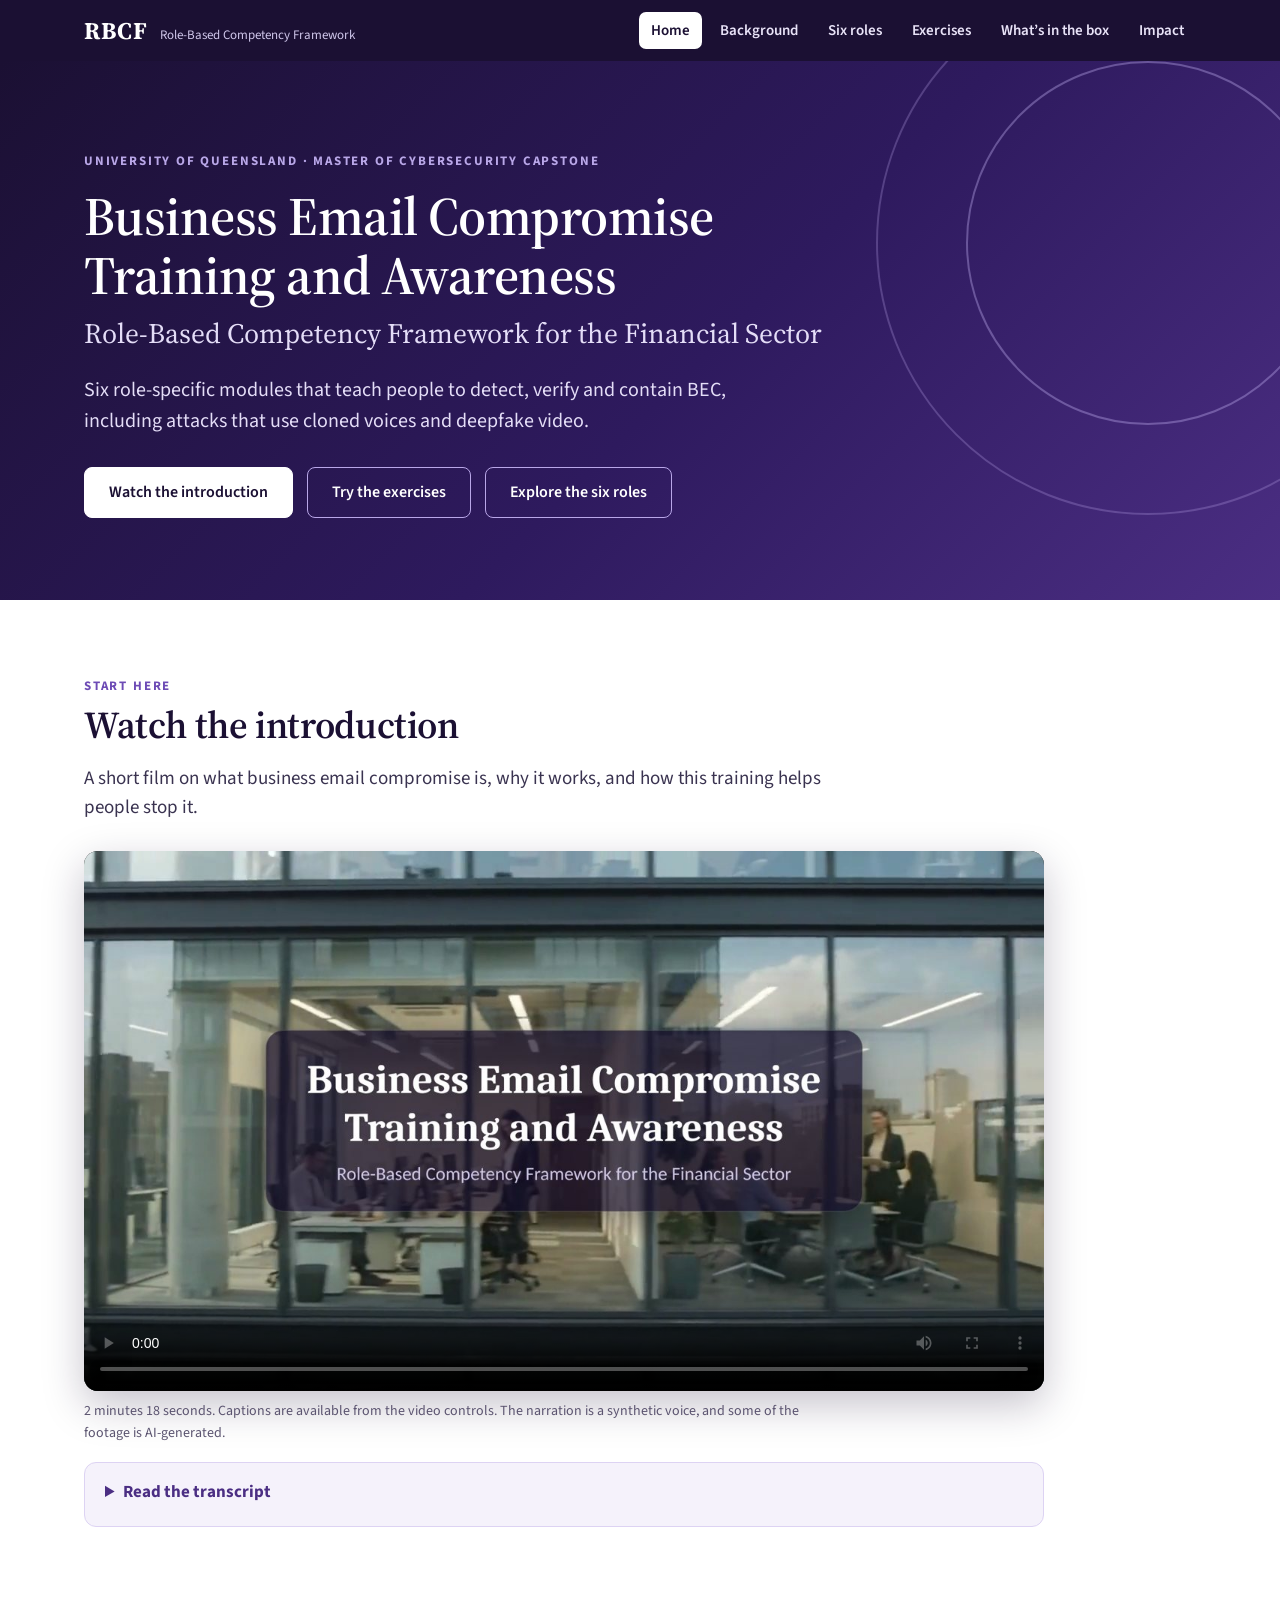
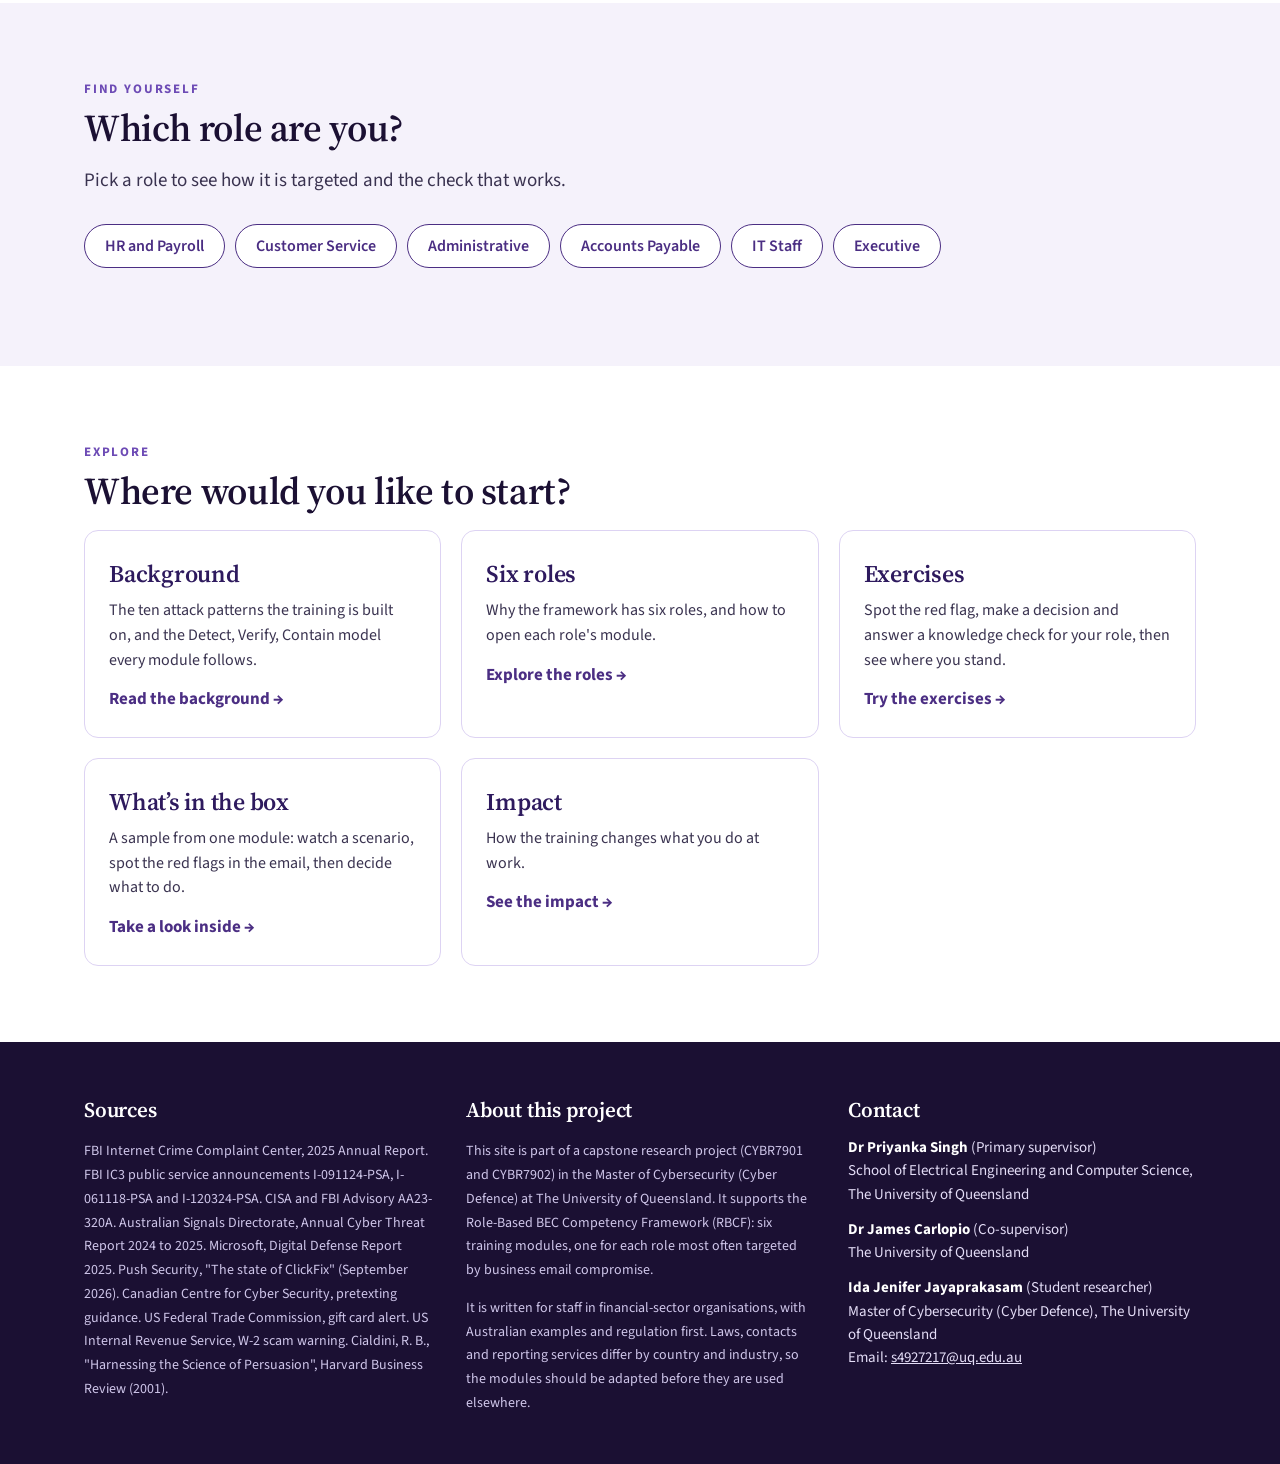
<file: index.html>
<!doctype html>
<html lang="en">
<head>
<meta charset="utf-8">
<meta name="viewport" content="width=device-width, initial-scale=1">
<title>Business Email Compromise Training and Awareness</title>
<meta name="description" content="Role-based competency framework for the financial sector: six role-specific modules that teach people to detect, verify and contain business email compromise.">
<link href="https://fonts.googleapis.com/css2?family=Source+Serif+4:wght@500;600;700&family=Source+Sans+3:wght@400;500;600;700&display=swap" rel="stylesheet">
<link rel="stylesheet" href="css/styles.css">
</head>
<body data-page="home">
<header class="top"><div class="wrap"><a class="brand" href="index.html"><b>RBCF</b><span>Role-Based Competency Framework</span></a><nav class="nav" aria-label="Main"><a href="index.html" data-page="home">Home</a><a href="overview.html" data-page="overview">Background</a><a href="roles.html" data-page="roles">Six roles</a><a href="exercises.html" data-page="exercises">Exercises</a><a href="try.html" data-page="try">What&rsquo;s in the box</a><a href="impact.html" data-page="impact">Impact</a></nav></div></header>

<section class="hero"><div class="wrap fadeup">
<div class="eyebrow">University of Queensland &middot; Master of Cybersecurity capstone</div>
<h1>Business Email Compromise Training and Awareness</h1>
<p class="sub">Role-Based Competency Framework for the Financial Sector</p>
<p class="tag">Six role-specific modules that teach people to detect, verify and contain BEC, including attacks that use cloned voices and deepfake video.</p>
<div class="cta"><a class="btn light" href="#intro">Watch the introduction</a><a class="btn outline" href="exercises.html">Try the exercises</a><a class="btn outline" href="roles.html">Explore the six roles</a></div>
</div></section>

<section class="block introfilm" id="intro"><div class="wrap">
<div class="eyebrow">Start here</div><h2>Watch the introduction</h2>
<p class="lead">A short film on what business email compromise is, why it works, and how this training helps people stop it.</p>
<figure class="film">
<video controls preload="metadata" playsinline poster="assets/intro_poster.jpg" aria-describedby="film-note">
<source src="assets/intro.mp4" type="video/mp4">
<track kind="captions" srclang="en" label="English" src="assets/intro.vtt">
Your browser cannot play this video. <a href="assets/intro.mp4">Download the film</a>.
</video>
<figcaption id="film-note">2 minutes 18 seconds. Captions are available from the video controls. The narration is a synthetic voice, and some of the footage is AI-generated.</figcaption>
</figure>
<details class="transcript"><summary>Read the transcript</summary><p>Business Email Compromise Training and Awareness: a role-based competency framework for the financial sector. Financial institutions move billions of dollars every day, on the strength of one thing: trust. In finance, large payments are routine, and staff are trained to act fast on instructions.</p><p>Business email compromise turns that trust into a weapon. It rarely looks like an attack. A criminal pretends to be someone you trust, and asks for something routine, by email. Then by a cloned voice, one that sounds exactly like someone you know. Or on a deepfake video call, where even the face looks right.</p><p>In 2025, people in the United States reported three billion US dollars in losses to the FBI. Worldwide, reported losses passed fifty-five billion. Add regulator pressure and access to client data, and finance becomes a prime target.</p><p>That is why this training is built around six roles, where one decision can move money or data. Executives. Accounts payable. HR and payroll. Customer service. IT. Administration. Every attack pulls the same human levers: Cialdini's six principles of persuasion.</p><p>My framework teaches three steps. Detect the attempt. Verify it somewhere the attacker cannot reach. And contain the damage if something goes wrong.</p><p>Learners watch a scenario, spot the red flags in a realistic email, make a decision, and see where they stand. The impact: one habit, decisions not slides, psychology made visible, and speed when it counts. Pause. Verify. Report.</p></details>
</div></section>

<section class="block paper"><div class="wrap"><div class="eyebrow">Find yourself</div><h2>Which role are you?</h2><p class="lead">Pick a role to see how it is targeted and the check that works.</p><div class="chips2" id="hrole"></div><div class="roleout" id="hrole-out" hidden></div></div></section>

<section class="block"><div class="wrap">
<div class="eyebrow">Explore</div><h2>Where would you like to start?</h2>
<div class="tiles">
<a class="tile" href="overview.html"><h3>Background</h3><p>The ten attack patterns the training is built on, and the Detect, Verify, Contain model every module follows.</p><span>Read the background &rarr;</span></a>
<a class="tile" href="roles.html"><h3>Six roles</h3><p>Why the framework has six roles, and how to open each role's module.</p><span>Explore the roles &rarr;</span></a>
<a class="tile" href="exercises.html"><h3>Exercises</h3><p>Spot the red flag, make a decision and answer a knowledge check for your role, then see where you stand.</p><span>Try the exercises &rarr;</span></a>

<a class="tile" href="try.html"><h3>What&rsquo;s in the box</h3><p>A sample from one module: watch a scenario, spot the red flags in the email, then decide what to do.</p><span>Take a look inside &rarr;</span></a>
<a class="tile" href="impact.html"><h3>Impact</h3><p>How the training changes what you do at work.</p><span>See the impact &rarr;</span></a>
</div></div></section>

<footer class="foot" id="sources"><div class="wrap">
<div class="cols">
<div><h4>Sources</h4><p class="small">FBI Internet Crime Complaint Center, 2025 Annual Report. FBI IC3 public service announcements I-091124-PSA, I-061118-PSA and I-120324-PSA. CISA and FBI Advisory AA23-320A. Australian Signals Directorate, Annual Cyber Threat Report 2024 to 2025. Microsoft, Digital Defense Report 2025. Push Security, "The state of ClickFix" (September 2026). Canadian Centre for Cyber Security, pretexting guidance. US Federal Trade Commission, gift card alert. US Internal Revenue Service, W-2 scam warning. Cialdini, R. B., "Harnessing the Science of Persuasion", Harvard Business Review (2001).</p></div>
<div><h4>About this project</h4><p class="small">This site is part of a capstone research project (CYBR7901 and CYBR7902) in the Master of Cybersecurity (Cyber Defence) at The University of Queensland. It supports the Role-Based BEC Competency Framework (RBCF): six training modules, one for each role most often targeted by business email compromise.</p><p class="small">It is written for staff in financial-sector organisations, with Australian examples and regulation first. Laws, contacts and reporting services differ by country and industry, so the modules should be adapted before they are used elsewhere.</p></div>
<div><h4>Contact</h4><div id="contacts"></div></div>
</div></div></footer>
<script src="js/data.js"></script>
<script src="js/app.js"></script>
</body>
</html>
</file>
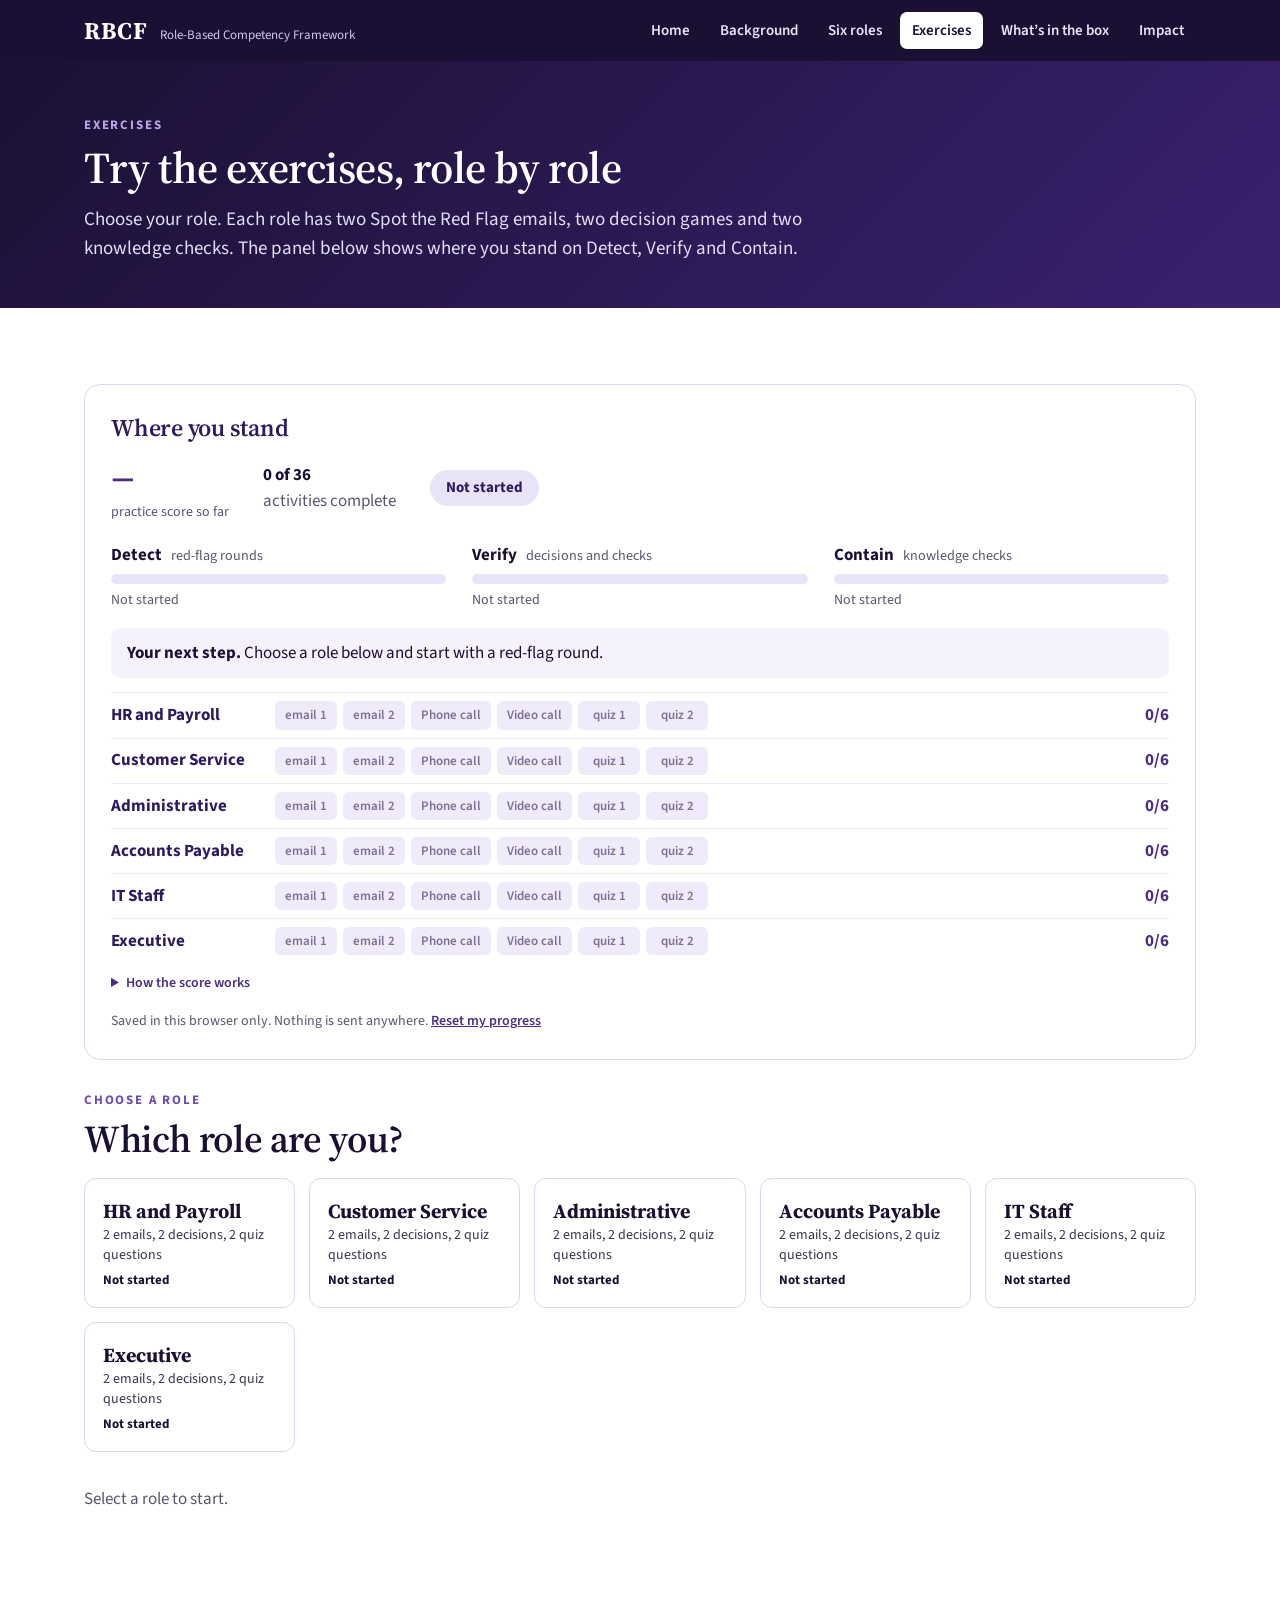
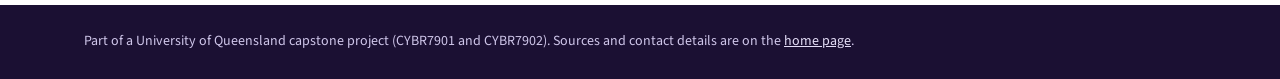
<file: exercises.html>
<!doctype html>
<html lang="en">
<head>
<meta charset="utf-8">
<meta name="viewport" content="width=device-width, initial-scale=1">
<title>Exercises: try your role</title>
<meta name="description" content="Spot the red flag, make a decision and answer a knowledge check for each of the six roles, and see where you stand on Detect, Verify and Contain.">
<link href="https://fonts.googleapis.com/css2?family=Source+Serif+4:wght@500;600;700&family=Source+Sans+3:wght@400;500;600;700&display=swap" rel="stylesheet">
<link rel="stylesheet" href="css/styles.css">
</head>
<body data-page="exercises">
<header class="top"><div class="wrap"><a class="brand" href="index.html"><b>RBCF</b><span>Role-Based Competency Framework</span></a><nav class="nav" aria-label="Main"><a href="index.html" data-page="home">Home</a><a href="overview.html" data-page="overview">Background</a><a href="roles.html" data-page="roles">Six roles</a><a href="exercises.html" data-page="exercises">Exercises</a><a href="try.html" data-page="try">What&rsquo;s in the box</a><a href="impact.html" data-page="impact">Impact</a></nav></div></header>
<section class="pagehero"><div class="wrap"><div class="eyebrow">Exercises</div><h1>Try the exercises, role by role</h1><p>Choose your role. Each role has two Spot the Red Flag emails, two decision games and two knowledge checks. The panel below shows where you stand on Detect, Verify and Contain.</p></div></section>

<section class="block"><div class="wrap">
<div class="dash"><h3>Where you stand</h3>
<div class="st-top" id="dash-top"></div><div class="st-phs" id="dash-phases"></div><p class="st-next" id="dash-next"></p><div id="dash-rows"></div>
<details class="st-how"><summary>How the score works</summary><p>Red-flag rounds: red flags found out of the red flags in the email. Decision games: attempt stopped scores 1, partly right 0.5, fraud succeeded 0. Knowledge checks: correct scores 1. The practice score is the average of the activities you have done. It is practice feedback, not a test.</p></details>
<p class="muted" style="font-size:14px;margin:12px 0 0">Saved in this browser only. Nothing is sent anywhere. <button type="button" class="mini" id="dash-reset">Reset my progress</button></p></div>
<div class="eyebrow">Choose a role</div><h2>Which role are you?</h2>
<div class="rolepick" id="rolepick"></div>
<p class="muted" id="ex-hint">Select a role to start.</p>
<div id="ex-body" hidden>
<h2 id="ex-role" style="margin-bottom:22px"></h2><div class="done" id="ex-done" hidden></div>
<div class="panel"><div class="eyebrow" style="color:#B9A7E8">Game 1 &middot; Detect</div><h3>Spot the Red Flag: <span id="spot-name"></span></h3><div class="subtabs" id="spot-tabs"></div><div id="spot-mount"></div></div>
<div class="panel"><div class="eyebrow" style="color:#B9A7E8">Game 2 &middot; Verify</div><h3>Decision game</h3><div class="subtabs" id="game-tabs"></div><div id="game-mount"></div></div>
<div class="panel"><div class="eyebrow" style="color:#B9A7E8">Game 3 &middot; Knowledge check</div><h3>Check what you know</h3><div class="subtabs" id="kc-tabs"></div><div id="kc-mount"></div></div>
</div></div></section>
<footer class="slim"><div class="wrap">Part of a University of Queensland capstone project (CYBR7901 and CYBR7902). Sources and contact details are on the <a href="index.html#sources">home page</a>.</div></footer>
<script src="js/data.js"></script>
<script src="js/app.js"></script>
</body>
</html>
</file>
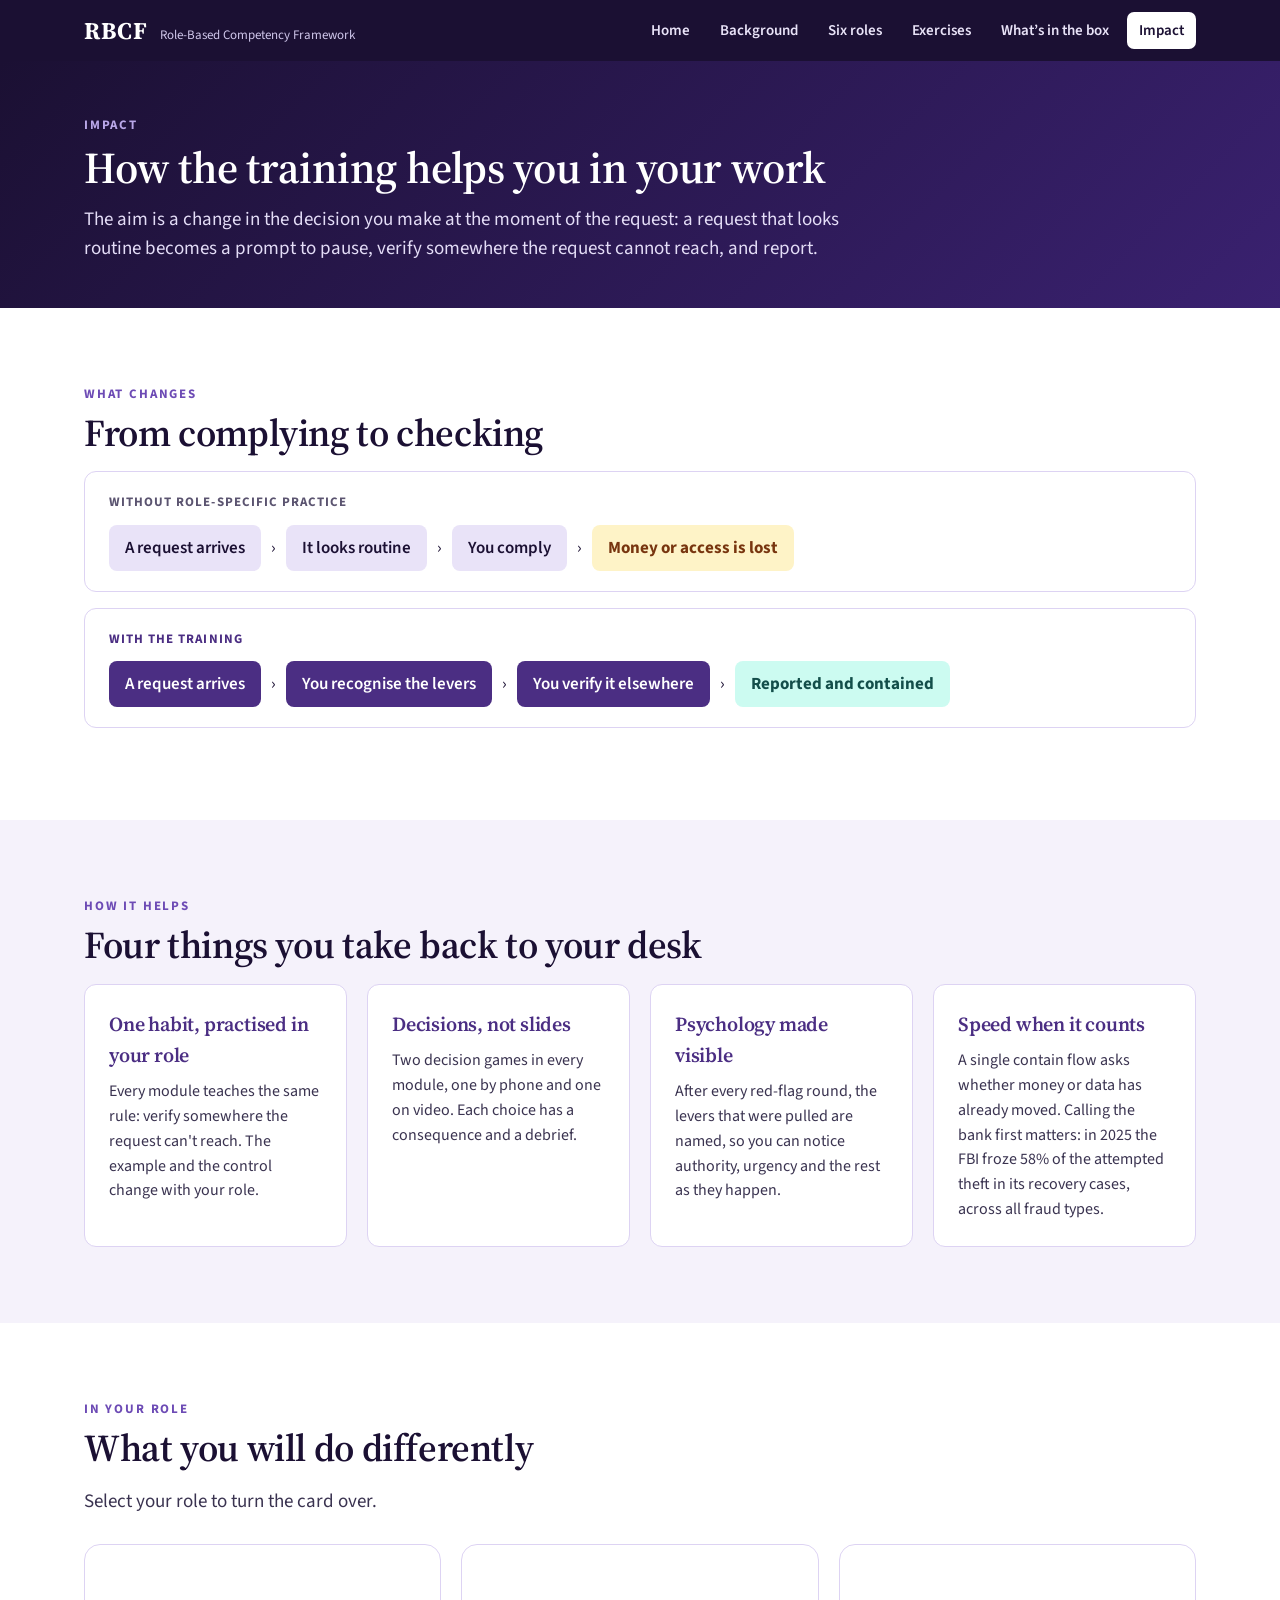
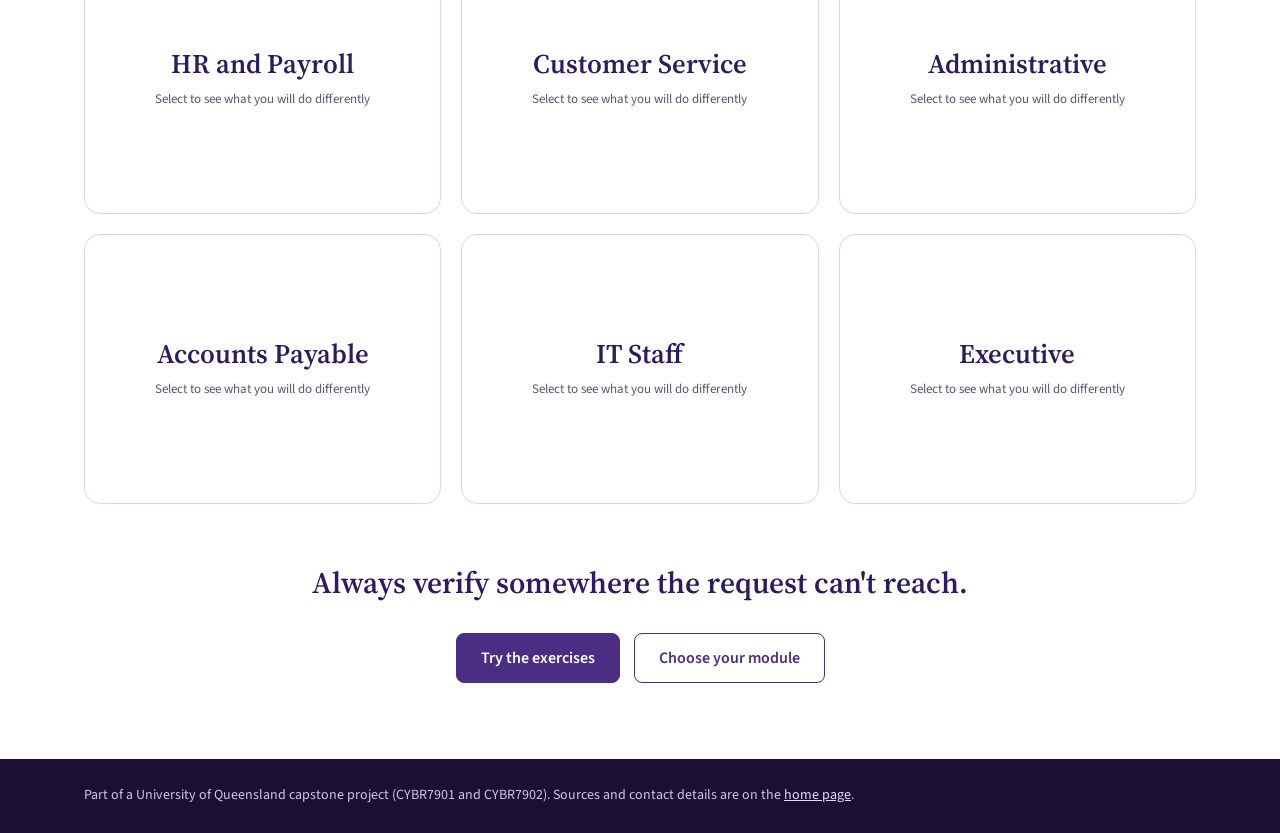
<file: impact.html>
<!doctype html>
<html lang="en">
<head>
<meta charset="utf-8">
<meta name="viewport" content="width=device-width, initial-scale=1">
<title>Impact</title>
<meta name="description" content="How the role-based BEC training helps you in your work.">
<link href="https://fonts.googleapis.com/css2?family=Source+Serif+4:wght@500;600;700&family=Source+Sans+3:wght@400;500;600;700&display=swap" rel="stylesheet">
<link rel="stylesheet" href="css/styles.css">
</head>
<body data-page="impact">
<header class="top"><div class="wrap"><a class="brand" href="index.html"><b>RBCF</b><span>Role-Based Competency Framework</span></a><nav class="nav" aria-label="Main"><a href="index.html" data-page="home">Home</a><a href="overview.html" data-page="overview">Background</a><a href="roles.html" data-page="roles">Six roles</a><a href="exercises.html" data-page="exercises">Exercises</a><a href="try.html" data-page="try">What&rsquo;s in the box</a><a href="impact.html" data-page="impact">Impact</a></nav></div></header>
<section class="pagehero"><div class="wrap"><div class="eyebrow">Impact</div><h1>How the training helps you in your work</h1><p>The aim is a change in the decision you make at the moment of the request: a request that looks routine becomes a prompt to pause, verify somewhere the request cannot reach, and report.</p></div></section>

<section class="block"><div class="wrap"><div class="eyebrow">What changes</div><h2>From complying to checking</h2>
<div class="path"><h5 style="color:#5B5470">Without role-specific practice</h5><div class="pstep"><span class="pill">A request arrives</span>&rsaquo;<span class="pill">It looks routine</span>&rsaquo;<span class="pill">You comply</span>&rsaquo;<span class="pill loss">Money or access is lost</span></div></div>
<div class="path"><h5 style="color:#4B2E83">With the training</h5><div class="pstep replay"><span class="pill g">A request arrives</span>&rsaquo;<span class="pill g" style="animation-delay:.6s">You recognise the levers</span>&rsaquo;<span class="pill g" style="animation-delay:1.2s">You verify it elsewhere</span>&rsaquo;<span class="pill ok">Reported and contained</span></div></div>
</div></section>

<section class="block paper"><div class="wrap"><div class="eyebrow">How it helps</div><h2>Four things you take back to your desk</h2>
<div class="cards">
<div class="card lift"><h4>One habit, practised in your role</h4><p>Every module teaches the same rule: verify somewhere the request can't reach. The example and the control change with your role.</p></div>
<div class="card lift"><h4>Decisions, not slides</h4><p>Two decision games in every module, one by phone and one on video. Each choice has a consequence and a debrief.</p></div>
<div class="card lift"><h4>Psychology made visible</h4><p>After every red-flag round, the levers that were pulled are named, so you can notice authority, urgency and the rest as they happen.</p></div>
<div class="card lift"><h4>Speed when it counts</h4><p>A single contain flow asks whether money or data has already moved. Calling the bank first matters: in 2025 the FBI froze 58% of the attempted theft in its recovery cases, across all fraud types.</p></div>
</div></div></section>

<section class="block"><div class="wrap"><div class="eyebrow">In your role</div><h2>What you will do differently</h2><p class="lead">Select your role to turn the card over.</p><div class="cards3 c3" id="inrole"></div>
<p class="quote" style="margin-top:56px">Always verify somewhere the request can't reach.</p>
<div class="cta" style="justify-content:center;margin-top:26px"><a class="btn primary" href="exercises.html">Try the exercises</a><a class="btn" href="roles.html">Choose your module</a></div></div></section>
<footer class="slim"><div class="wrap">Part of a University of Queensland capstone project (CYBR7901 and CYBR7902). Sources and contact details are on the <a href="index.html#sources">home page</a>.</div></footer>
<script src="js/data.js"></script>
<script src="js/app.js"></script>
</body>
</html>
</file>
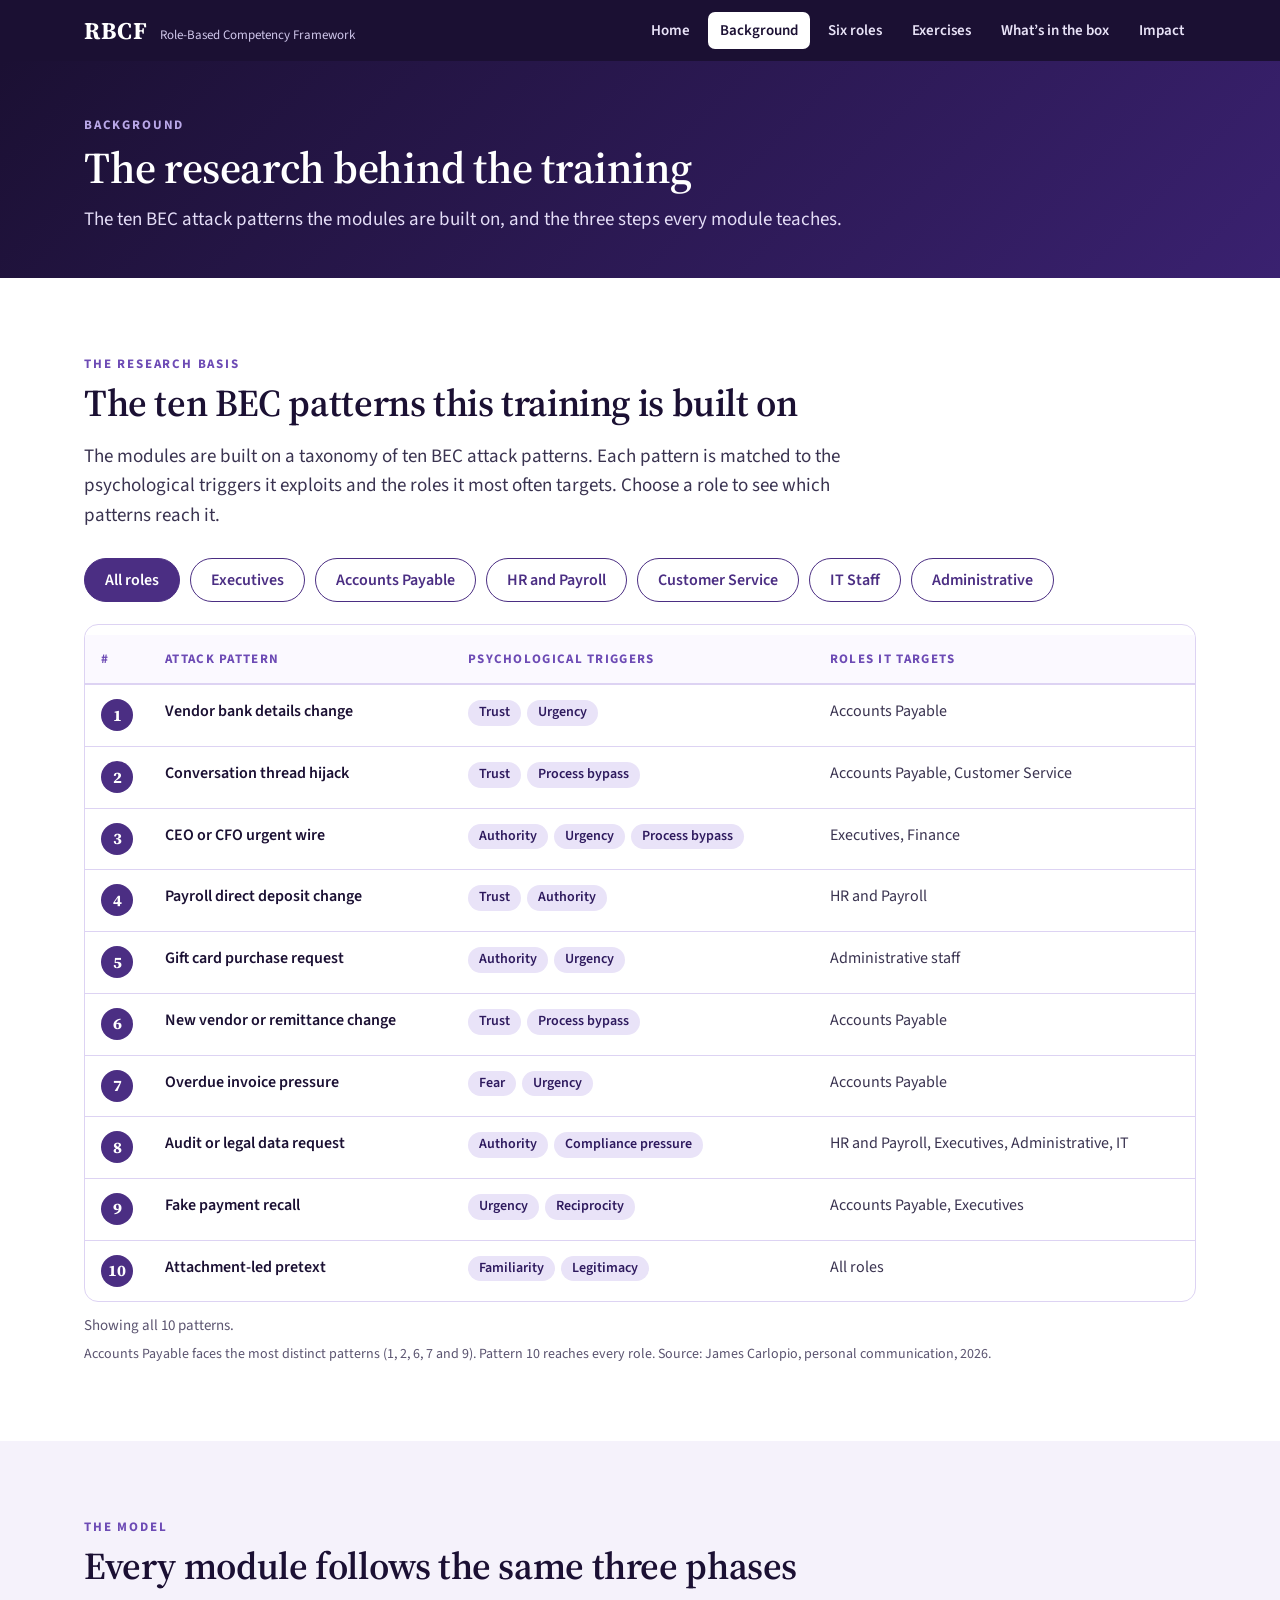
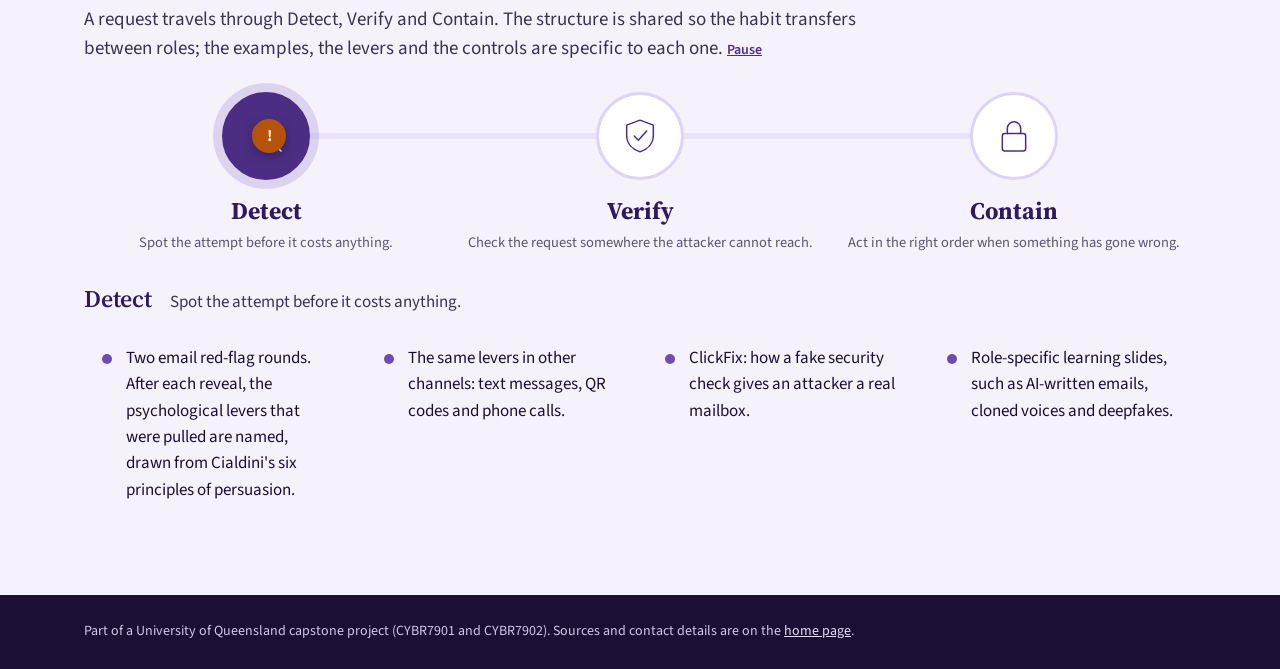
<file: overview.html>
<!doctype html>
<html lang="en">
<head>
<meta charset="utf-8">
<meta name="viewport" content="width=device-width, initial-scale=1">
<title>Background: the research behind the training</title>
<meta name="description" content="The ten business email compromise patterns the training is built on, and the Detect, Verify, Contain model every module follows.">
<link href="https://fonts.googleapis.com/css2?family=Source+Serif+4:wght@500;600;700&family=Source+Sans+3:wght@400;500;600;700&display=swap" rel="stylesheet">
<link rel="stylesheet" href="css/styles.css">
</head>
<body data-page="overview">
<header class="top"><div class="wrap"><a class="brand" href="index.html"><b>RBCF</b><span>Role-Based Competency Framework</span></a><nav class="nav" aria-label="Main"><a href="index.html" data-page="home">Home</a><a href="overview.html" data-page="overview">Background</a><a href="roles.html" data-page="roles">Six roles</a><a href="exercises.html" data-page="exercises">Exercises</a><a href="try.html" data-page="try">What&rsquo;s in the box</a><a href="impact.html" data-page="impact">Impact</a></nav></div></header>
<section class="pagehero"><div class="wrap"><div class="eyebrow">Background</div><h1>The research behind the training</h1><p>The ten BEC attack patterns the modules are built on, and the three steps every module teaches.</p></div></section>

<section class="block" id="taxonomy"><div class="wrap">
<div class="eyebrow">The research basis</div><h2>The ten BEC patterns this training is built on</h2>
<p class="lead">The modules are built on a taxonomy of ten BEC attack patterns. Each pattern is matched to the psychological triggers it exploits and the roles it most often targets. Choose a role to see which patterns reach it.</p>
<div class="chips2" id="tx-chips" role="group" aria-label="Filter the patterns by role"><button type="button" class="chip2 on" data-r="all" aria-pressed="true">All roles</button><button type="button" class="chip2" data-r="ex" aria-pressed="false">Executives</button><button type="button" class="chip2" data-r="ap" aria-pressed="false">Accounts Payable</button><button type="button" class="chip2" data-r="pay" aria-pressed="false">HR and Payroll</button><button type="button" class="chip2" data-r="cs" aria-pressed="false">Customer Service</button><button type="button" class="chip2" data-r="it" aria-pressed="false">IT Staff</button><button type="button" class="chip2" data-r="adm" aria-pressed="false">Administrative</button></div>
<div class="txwrap" role="region" aria-label="The ten BEC attack patterns" tabindex="0"><table class="tx" id="tx"><thead><tr><th scope="col">#</th><th scope="col">Attack pattern</th><th scope="col">Psychological triggers</th><th scope="col">Roles it targets</th></tr></thead><tbody><tr data-roles="ap"><td class="num" data-l="#"><span class="nb">1</span></td><td data-l="Attack pattern"><b>Vendor bank details change</b></td><td data-l="Psychological triggers"><span class=trg>Trust</span><span class=trg>Urgency</span></td><td data-l="Roles it targets">Accounts Payable</td></tr><tr data-roles="ap cs"><td class="num" data-l="#"><span class="nb">2</span></td><td data-l="Attack pattern"><b>Conversation thread hijack</b></td><td data-l="Psychological triggers"><span class=trg>Trust</span><span class=trg>Process bypass</span></td><td data-l="Roles it targets">Accounts Payable, Customer Service</td></tr><tr data-roles="ex"><td class="num" data-l="#"><span class="nb">3</span></td><td data-l="Attack pattern"><b>CEO or CFO urgent wire</b></td><td data-l="Psychological triggers"><span class=trg>Authority</span><span class=trg>Urgency</span><span class=trg>Process bypass</span></td><td data-l="Roles it targets">Executives, Finance</td></tr><tr data-roles="pay"><td class="num" data-l="#"><span class="nb">4</span></td><td data-l="Attack pattern"><b>Payroll direct deposit change</b></td><td data-l="Psychological triggers"><span class=trg>Trust</span><span class=trg>Authority</span></td><td data-l="Roles it targets">HR and Payroll</td></tr><tr data-roles="adm"><td class="num" data-l="#"><span class="nb">5</span></td><td data-l="Attack pattern"><b>Gift card purchase request</b></td><td data-l="Psychological triggers"><span class=trg>Authority</span><span class=trg>Urgency</span></td><td data-l="Roles it targets">Administrative staff</td></tr><tr data-roles="ap"><td class="num" data-l="#"><span class="nb">6</span></td><td data-l="Attack pattern"><b>New vendor or remittance change</b></td><td data-l="Psychological triggers"><span class=trg>Trust</span><span class=trg>Process bypass</span></td><td data-l="Roles it targets">Accounts Payable</td></tr><tr data-roles="ap"><td class="num" data-l="#"><span class="nb">7</span></td><td data-l="Attack pattern"><b>Overdue invoice pressure</b></td><td data-l="Psychological triggers"><span class=trg>Fear</span><span class=trg>Urgency</span></td><td data-l="Roles it targets">Accounts Payable</td></tr><tr data-roles="pay ex adm it"><td class="num" data-l="#"><span class="nb">8</span></td><td data-l="Attack pattern"><b>Audit or legal data request</b></td><td data-l="Psychological triggers"><span class=trg>Authority</span><span class=trg>Compliance pressure</span></td><td data-l="Roles it targets">HR and Payroll, Executives, Administrative, IT</td></tr><tr data-roles="ap ex"><td class="num" data-l="#"><span class="nb">9</span></td><td data-l="Attack pattern"><b>Fake payment recall</b></td><td data-l="Psychological triggers"><span class=trg>Urgency</span><span class=trg>Reciprocity</span></td><td data-l="Roles it targets">Accounts Payable, Executives</td></tr><tr data-roles="all"><td class="num" data-l="#"><span class="nb">10</span></td><td data-l="Attack pattern"><b>Attachment-led pretext</b></td><td data-l="Psychological triggers"><span class=trg>Familiarity</span><span class=trg>Legitimacy</span></td><td data-l="Roles it targets">All roles</td></tr></tbody></table></div>
<p class="txcount" id="tx-count" aria-live="polite">Showing all 10 patterns.</p>
<p class="muted" style="font-size:14px;margin:6px 0 0">Accounts Payable faces the most distinct patterns (1, 2, 6, 7 and 9). Pattern 10 reaches every role. Source: James Carlopio, personal communication, 2026.</p>
</div></section>
<script>
(function(){var chips=document.querySelectorAll("#tx-chips .chip2"),rows=document.querySelectorAll("#tx tbody tr"),cnt=document.getElementById("tx-count");
chips.forEach(function(c){c.addEventListener("click",function(){chips.forEach(function(x){var on=x===c;x.classList.toggle("on",on);x.setAttribute("aria-pressed",on)});
var r=c.dataset.r,n=0;rows.forEach(function(tr){var rl=tr.dataset.roles,hit=r==="all"||rl==="all"||rl.split(" ").indexOf(r)>-1;tr.classList.toggle("dim",!hit);if(hit)n++});
cnt.textContent=r==="all"?"Showing all 10 patterns.":"Showing "+n+" of 10 patterns that reach this role."})})})();
</script>
<section class="block paper"><div class="wrap"><div class="eyebrow">The model</div><h2>Every module follows the same three phases</h2>
<p class="lead">A request travels through Detect, Verify and Contain. The structure is shared so the habit transfers between roles; the examples, the levers and the controls are specific to each one. <button type="button" class="mini" id="pauto">Pause</button></p>
<div class="pipe" id="pipe"><div class="ptrack"><i id="pfill"></i></div><span class="ptoken" id="ptoken" aria-hidden="true">!</span><div style="display:contents" id="pnodes"></div></div>
<div class="pdhead"><h3 id="ptitle"></h3><p id="pblurb"></p></div><div class="pdetail" id="pdetail"></div></div></section>
<footer class="slim"><div class="wrap">Part of a University of Queensland capstone project (CYBR7901 and CYBR7902). Sources and contact details are on the <a href="index.html#sources">home page</a>.</div></footer>
<script src="js/data.js"></script>
<script src="js/app.js"></script>
</body>
</html>
</file>
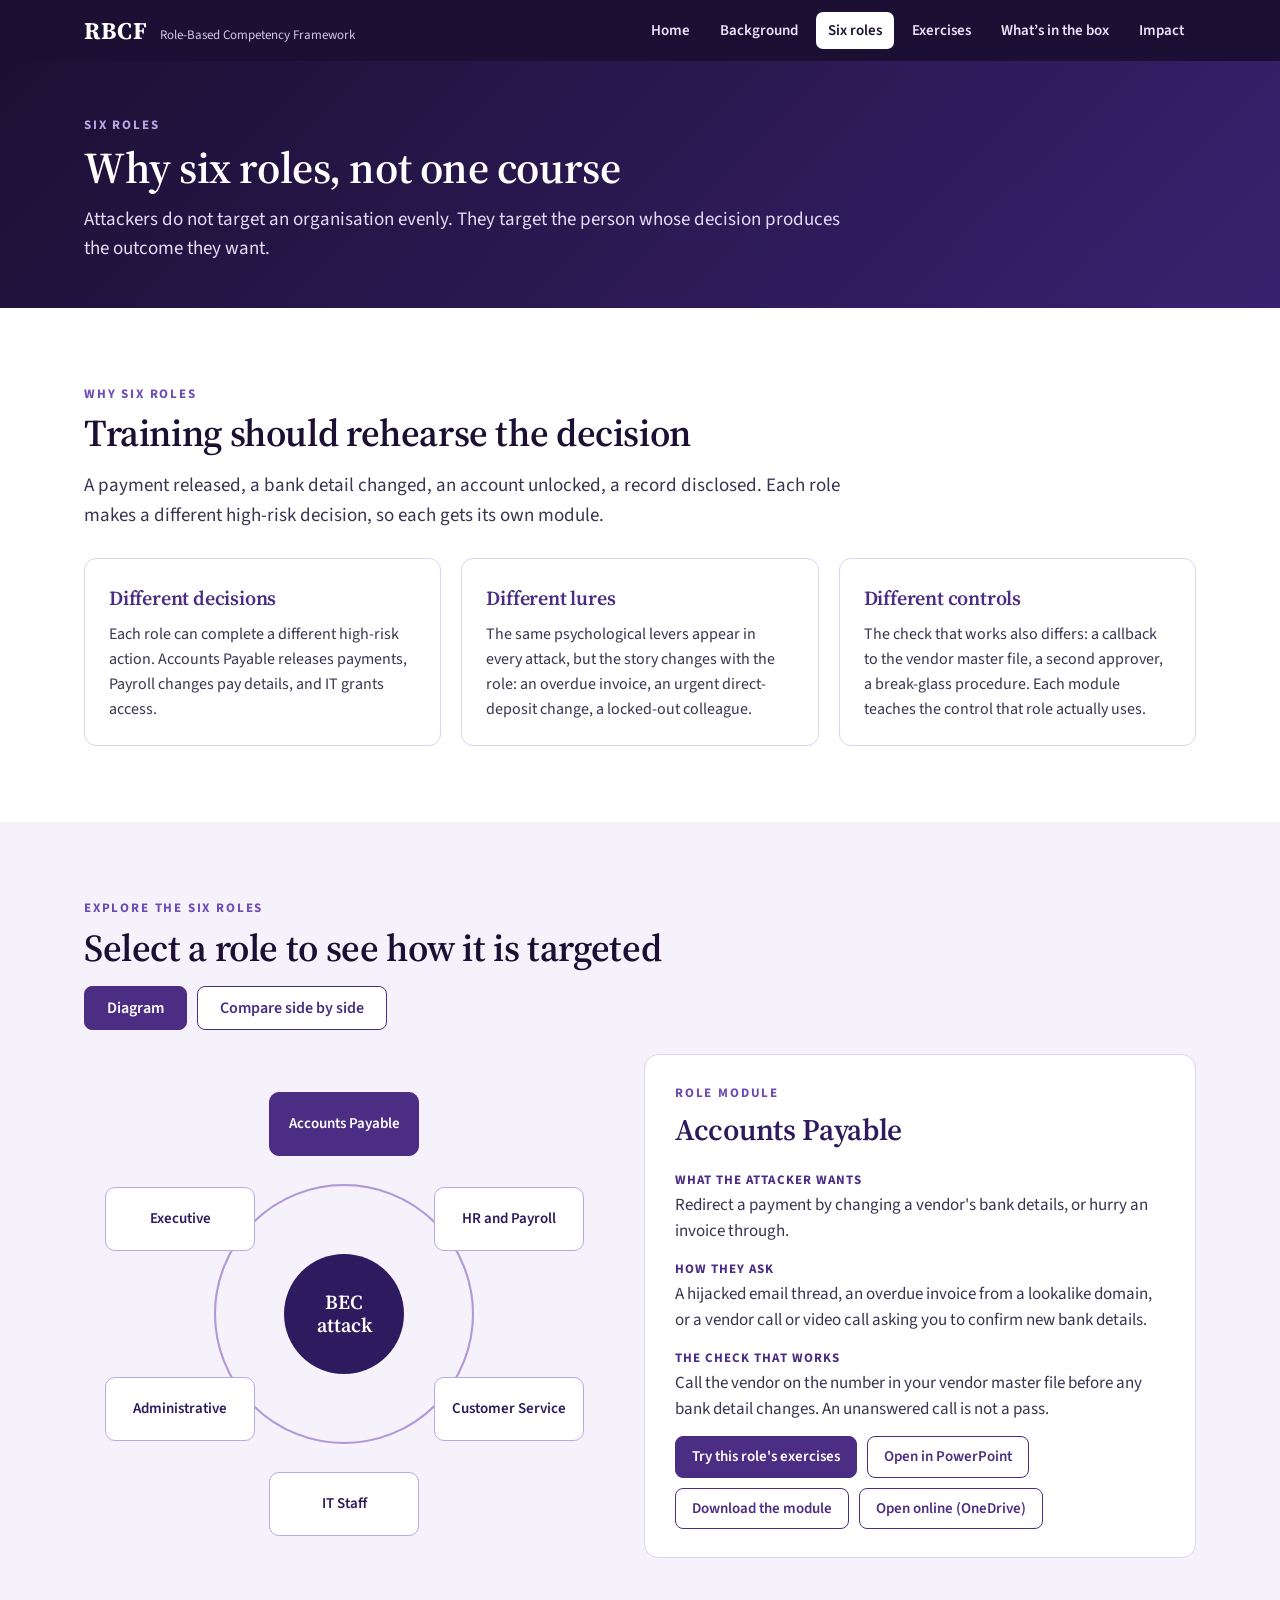
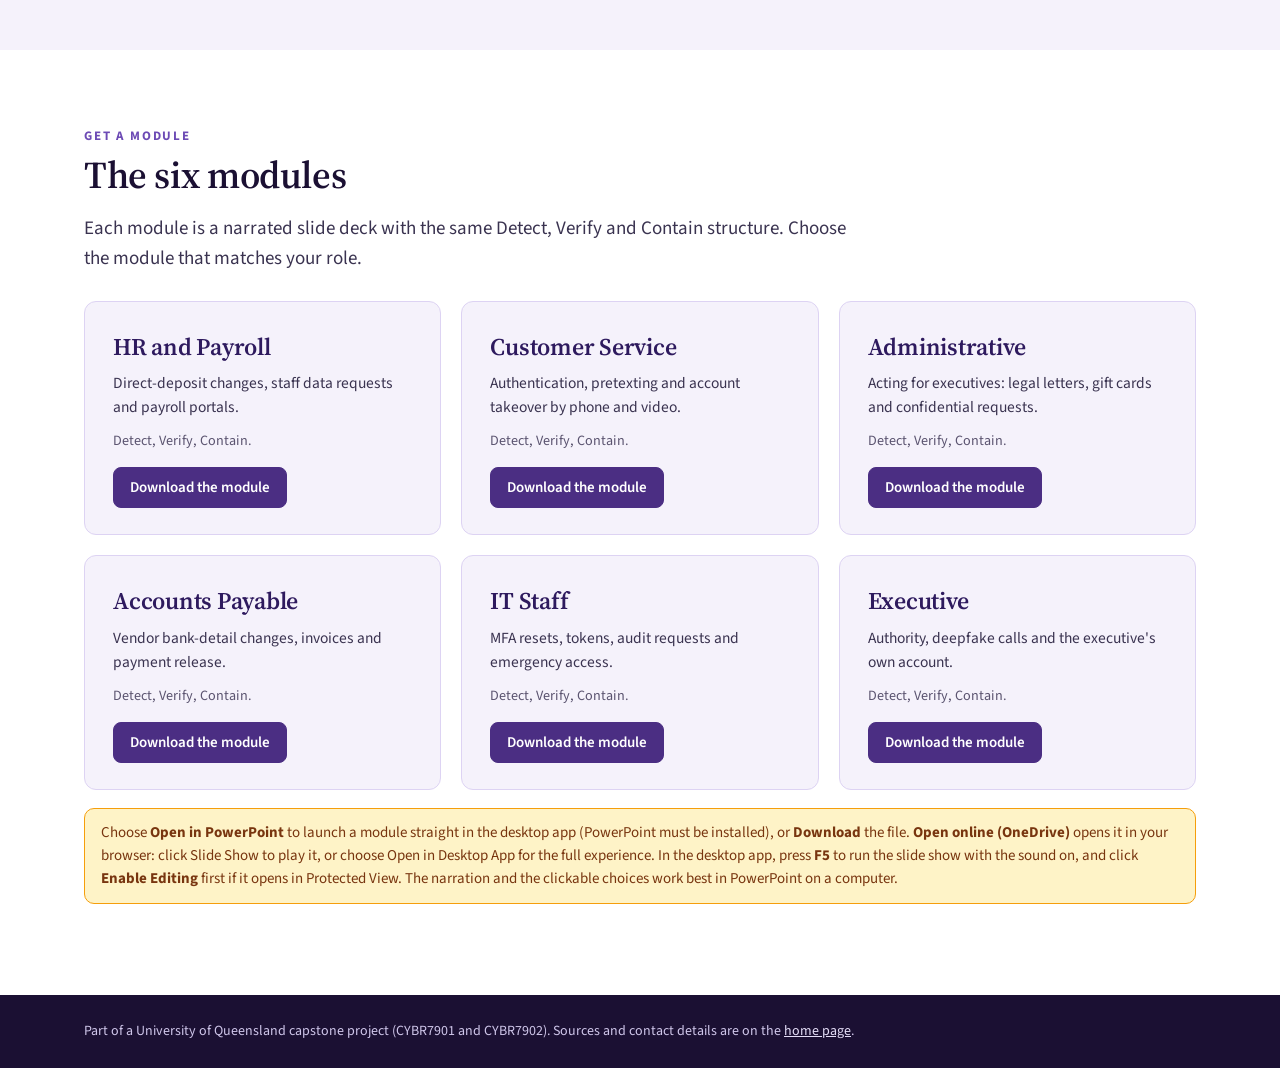
<file: roles.html>
<!doctype html>
<html lang="en">
<head>
<meta charset="utf-8">
<meta name="viewport" content="width=device-width, initial-scale=1">
<title>Six roles</title>
<meta name="description" content="Why the framework has six roles, how each role is targeted, and how to open each role module.">
<link href="https://fonts.googleapis.com/css2?family=Source+Serif+4:wght@500;600;700&family=Source+Sans+3:wght@400;500;600;700&display=swap" rel="stylesheet">
<link rel="stylesheet" href="css/styles.css">
</head>
<body data-page="roles">
<header class="top"><div class="wrap"><a class="brand" href="index.html"><b>RBCF</b><span>Role-Based Competency Framework</span></a><nav class="nav" aria-label="Main"><a href="index.html" data-page="home">Home</a><a href="overview.html" data-page="overview">Background</a><a href="roles.html" data-page="roles">Six roles</a><a href="exercises.html" data-page="exercises">Exercises</a><a href="try.html" data-page="try">What&rsquo;s in the box</a><a href="impact.html" data-page="impact">Impact</a></nav></div></header>
<section class="pagehero"><div class="wrap"><div class="eyebrow">Six roles</div><h1>Why six roles, not one course</h1><p>Attackers do not target an organisation evenly. They target the person whose decision produces the outcome they want.</p></div></section>

<section class="block"><div class="wrap"><div class="eyebrow">Why six roles</div><h2>Training should rehearse the decision</h2>
<p class="lead">A payment released, a bank detail changed, an account unlocked, a record disclosed. Each role makes a different high-risk decision, so each gets its own module.</p>
<div class="cards">
<div class="card lift"><h4>Different decisions</h4><p>Each role can complete a different high-risk action. Accounts Payable releases payments, Payroll changes pay details, and IT grants access.</p></div>
<div class="card lift"><h4>Different lures</h4><p>The same psychological levers appear in every attack, but the story changes with the role: an overdue invoice, an urgent direct-deposit change, a locked-out colleague.</p></div>
<div class="card lift"><h4>Different controls</h4><p>The check that works also differs: a callback to the vendor master file, a second approver, a break-glass procedure. Each module teaches the control that role actually uses.</p></div></div></div></section>

<section class="block paper"><div class="wrap"><div class="eyebrow">Explore the six roles</div><h2>Select a role to see how it is targeted</h2>
<div class="vtabs" id="vtabs"><button type="button" class="on" data-v="diagram">Diagram</button><button type="button" data-v="compare">Compare side by side</button></div>
<div id="view-diagram"><div class="two" style="gap:40px;margin-top:24px"><div id="orbit" class="orbit" style="flex:0 0 520px;max-width:100%"><div class="rg"></div><div class="rg" style="animation-delay:1.5s"></div><div class="rg" style="animation-delay:3s"></div><div class="core">BEC<br>attack</div><button type="button" class="node" data-role="ap" aria-pressed="false" style="left:185px;top:38px">Accounts Payable</button><button type="button" class="node" data-role="pay" aria-pressed="false" style="left:350px;top:133px">HR and Payroll</button><button type="button" class="node" data-role="cs" aria-pressed="false" style="left:350px;top:323px">Customer Service</button><button type="button" class="node" data-role="it" aria-pressed="false" style="left:185px;top:418px">IT Staff</button><button type="button" class="node" data-role="adm" aria-pressed="false" style="left:21px;top:323px">Administrative</button><button type="button" class="node" data-role="ex" aria-pressed="false" style="left:21px;top:133px">Executive</button></div>
<div id="detail" class="detail" style="flex:1 1 380px"></div></div></div><div id="view-compare" hidden style="overflow-x:auto"><table class="cmp" id="cmp"></table></div></div></section>

<section class="block"><div class="wrap"><div class="eyebrow">Get a module</div><h2>The six modules</h2>
<p class="lead">Each module is a narrated slide deck with the same Detect, Verify and Contain structure. Choose the module that matches your role.</p>
<div class="access" id="access"></div>
<p class="note">Choose <b>Open in PowerPoint</b> to launch a module straight in the desktop app (PowerPoint must be installed), or <b>Download</b> the file. <b>Open online (OneDrive)</b> opens it in your browser: click Slide Show to play it, or choose Open in Desktop App for the full experience. In the desktop app, press <b>F5</b> to run the slide show with the sound on, and click <b>Enable Editing</b> first if it opens in Protected View. The narration and the clickable choices work best in PowerPoint on a computer.</p></div></section>
<footer class="slim"><div class="wrap">Part of a University of Queensland capstone project (CYBR7901 and CYBR7902). Sources and contact details are on the <a href="index.html#sources">home page</a>.</div></footer>
<script src="js/data.js"></script>
<script src="js/app.js"></script>
</body>
</html>
</file>
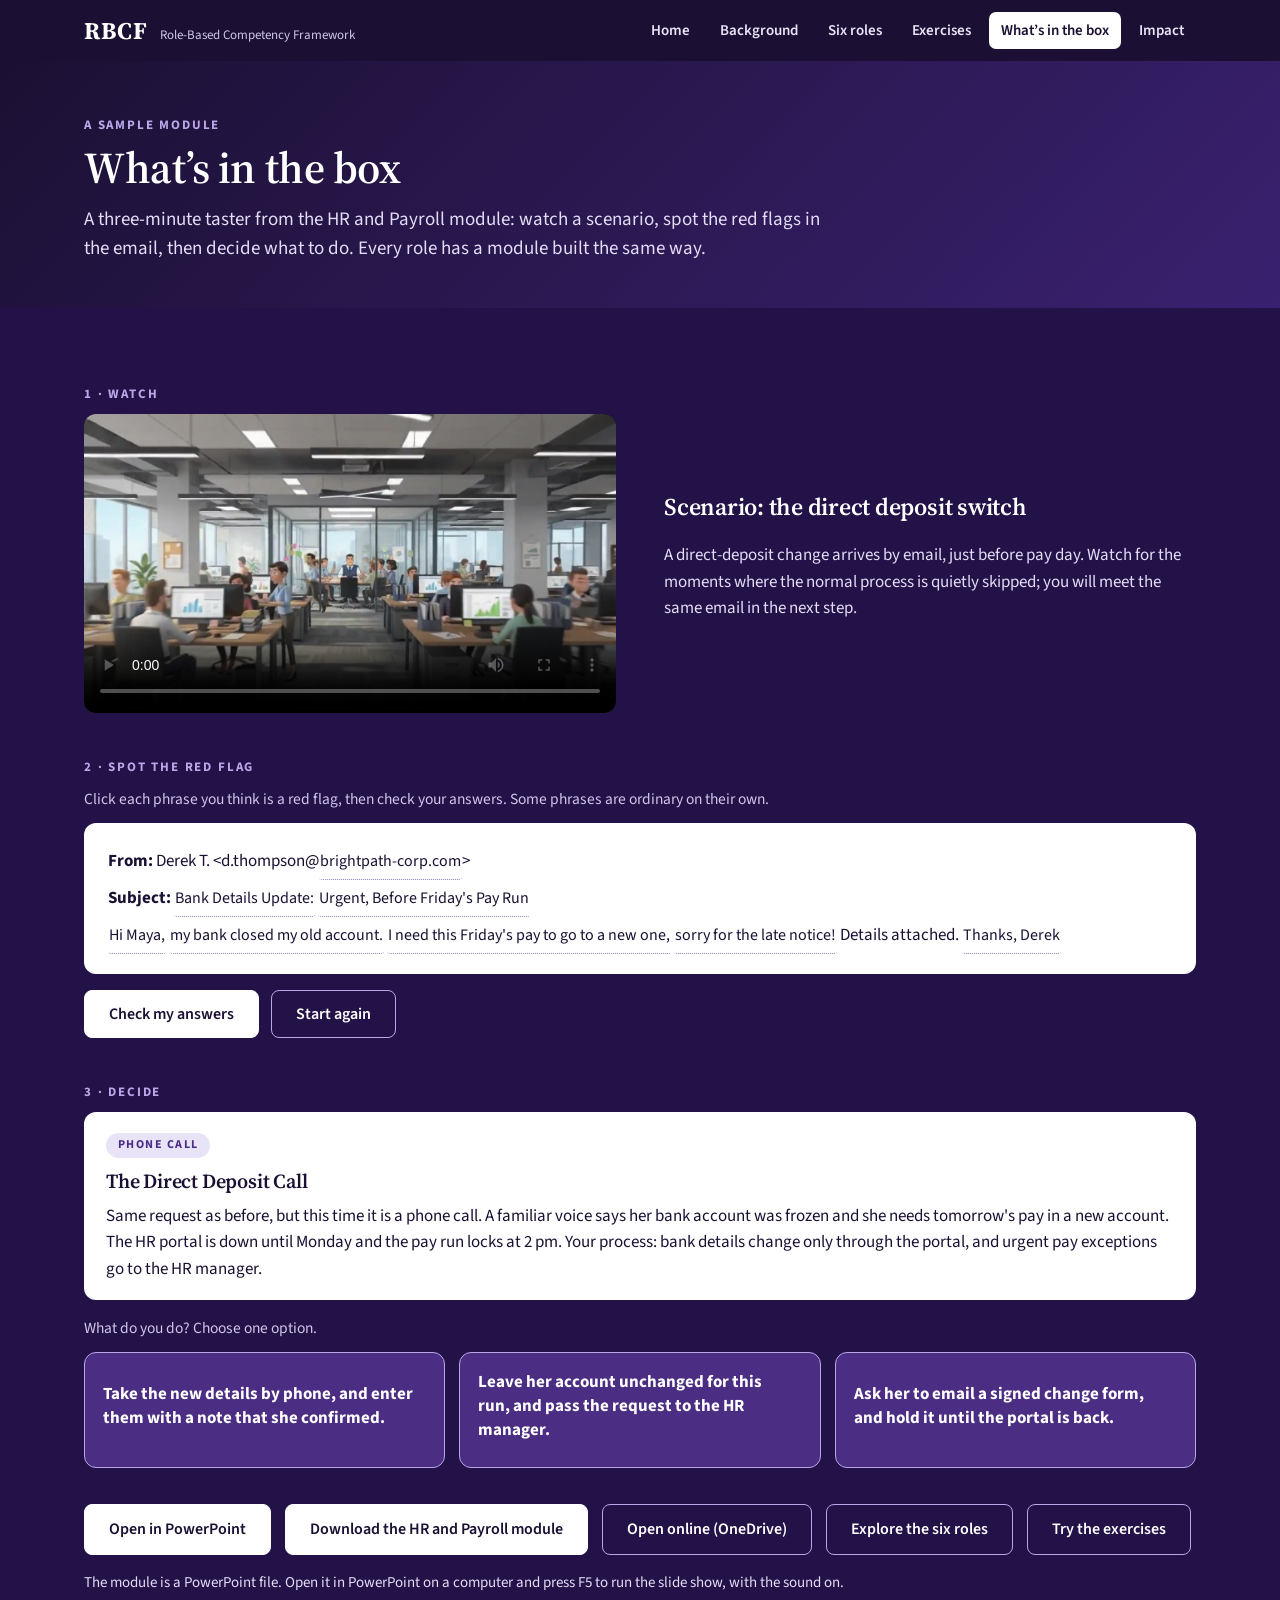
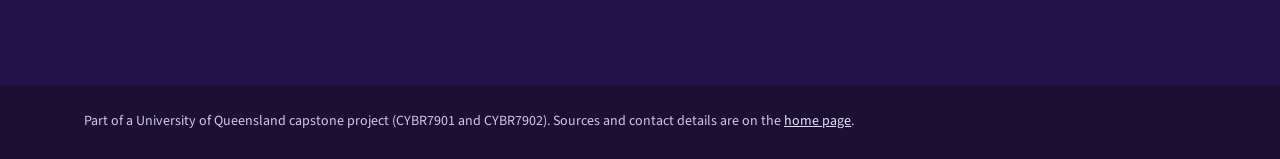
<file: try.html>
<!doctype html>
<html lang="en">
<head>
<meta charset="utf-8">
<meta name="viewport" content="width=device-width, initial-scale=1">
<title>What&rsquo;s in the box: a sample module</title>
<meta name="description" content="A three-minute taster from the HR and Payroll module: a scenario video, a spot-the-red-flag email, and a decision.">
<link href="https://fonts.googleapis.com/css2?family=Source+Serif+4:wght@500;600;700&family=Source+Sans+3:wght@400;500;600;700&display=swap" rel="stylesheet">
<link rel="stylesheet" href="css/styles.css">
</head>
<body data-page="try">
<header class="top"><div class="wrap"><a class="brand" href="index.html"><b>RBCF</b><span>Role-Based Competency Framework</span></a><nav class="nav" aria-label="Main"><a href="index.html" data-page="home">Home</a><a href="overview.html" data-page="overview">Background</a><a href="roles.html" data-page="roles">Six roles</a><a href="exercises.html" data-page="exercises">Exercises</a><a href="try.html" data-page="try">What&rsquo;s in the box</a><a href="impact.html" data-page="impact">Impact</a></nav></div></header>
<section class="pagehero"><div class="wrap"><div class="eyebrow">A sample module</div><h1>What&rsquo;s in the box</h1><p>A three-minute taster from the HR and Payroll module: watch a scenario, spot the red flags in the email, then decide what to do. Every role has a module built the same way.</p></div></section>

<section class="block dark"><div class="wrap">
<div class="eyebrow">1 &middot; Watch</div>
<div class="two" style="align-items:center;margin-top:10px"><video controls playsinline preload="metadata" poster="assets/pay_poster.jpg" src="assets/pay_video.mp4" style="width:100%;border-radius:12px;background:#000;display:block"></video>
<div><h3>Scenario: the direct deposit switch</h3><p style="color:#E4DDF7">A direct-deposit change arrives by email, just before pay day. Watch for the moments where the normal process is quietly skipped; you will meet the same email in the next step.</p></div></div>
<div class="eyebrow" style="margin:44px 0 10px">2 &middot; Spot the red flag</div><div id="try-spot"></div>
<div class="eyebrow" style="margin:44px 0 10px">3 &middot; Decide</div><div id="try-game"></div>
<div class="cta" style="margin-top:36px"><a class="btn light" href="modules/BEC_Training_HR_Payroll.pptx" download>Download the HR and Payroll module</a><a class="btn outline" href="roles.html">Explore the six roles</a><a class="btn outline" href="exercises.html">Try the exercises</a></div>
<p style="color:#E4DDF7;margin-top:16px;font-size:15px">The module is a PowerPoint file. Open it in PowerPoint on a computer and press F5 to run the slide show, with the sound on.</p></div></section>
<footer class="slim"><div class="wrap">Part of a University of Queensland capstone project (CYBR7901 and CYBR7902). Sources and contact details are on the <a href="index.html#sources">home page</a>.</div></footer>
<script src="js/data.js"></script>
<script src="js/app.js"></script>
</body>
</html>
</file>
<file: css/styles.css>
/* RBCF site styles. Purple formal theme. Change the colours in :root. */
:root{--ink:#1B1033;--deep:#2E1A5E;--primary:#4B2E83;--mid:#6D4BB5;--lilac:#B9A7E8;--soft:#E9E3F8;--paper:#F5F2FB;--line:#DDD3F3;--muted:#5B5470;--amber:#B45309;--teal:#0F766E;--serif:'Source Serif 4',Georgia,serif;--sans:'Source Sans 3',system-ui,sans-serif}
*{box-sizing:border-box}html{scroll-behavior:smooth}
body{margin:0;font-family:var(--sans);font-size:17px;line-height:1.55;color:var(--ink);background:#fff}
a{color:var(--primary)}button{font-family:inherit;cursor:pointer}
button:focus-visible,a:focus-visible,video:focus-visible{outline:3px solid var(--lilac);outline-offset:2px}
.wrap{max-width:1160px;margin:0 auto;padding:0 24px}
h1,h2,h3,h4{font-family:var(--serif);margin:0;letter-spacing:-.01em}
h2{font-size:38px;line-height:1.15;font-weight:600;margin:8px 0 16px}h3{font-size:24px;font-weight:600}h4{font-size:20px;font-weight:600}
.eyebrow{font-size:13px;letter-spacing:.14em;text-transform:uppercase;font-weight:700;color:var(--mid)}
.lead{font-size:19px;color:#3A3350;max-width:780px;margin:0 0 28px}.muted{color:var(--muted)}
section.block{padding:76px 0}section.paper{background:var(--paper)}section.dark{background:#231247;color:#fff}section.dark .eyebrow{color:var(--lilac)}section.dark .lead{color:#E4DDF7}
/* header */
.top{background:#1B1033;color:#fff;position:sticky;top:0;z-index:20}
.top .wrap{display:flex;flex-wrap:wrap;align-items:center;justify-content:space-between;gap:10px 24px;padding-top:12px;padding-bottom:12px}
.brand{display:flex;align-items:baseline;gap:12px;text-decoration:none;color:#fff}.brand b{font-family:var(--serif);font-size:24px;letter-spacing:.04em}.brand span{font-size:13px;color:#CFC6EA}
.nav{display:flex;flex-wrap:wrap;gap:4px 6px}.nav a{color:#E9E3F8;text-decoration:none;font-weight:600;font-size:15px;padding:7px 13px;border-radius:7px}.nav a:hover{background:rgba(185,167,232,.18)}.nav a.on{background:#fff;color:var(--ink)}
/* buttons */
.btn{display:inline-block;border-radius:8px;padding:12px 24px;font-size:16px;font-weight:600;text-decoration:none;border:1.5px solid var(--primary);background:#fff;color:var(--primary)}
.btn.primary{background:var(--primary);color:#fff}.btn.light{background:#fff;color:var(--ink);border-color:#fff}.btn.outline{background:transparent;color:#fff;border-color:var(--lilac)}.btn.ghost{background:transparent;color:inherit;border-color:currentColor}
.cta{display:flex;flex-wrap:wrap;gap:14px}
/* hero */
.hero{background:linear-gradient(135deg,#1B1033 0%,#2E1A5E 55%,#4B2E83 100%);color:#fff;padding:80px 0 72px}
.hero .eyebrow{color:var(--lilac)}.hero h1{font-size:54px;line-height:1.08;font-weight:600;margin:16px 0 8px;max-width:900px}
.hero .sub{font-family:var(--serif);font-size:28px;color:#E4DDF7;margin:0 0 20px}.hero .tag{font-size:20px;color:#E4DDF7;max-width:720px;margin:0 0 30px}
.pagehero{background:linear-gradient(135deg,#1B1033,#3A2170);color:#fff;padding:54px 0 44px}.pagehero h1{font-size:44px;line-height:1.12;font-weight:600;margin:8px 0 12px}.pagehero p{font-size:19px;color:#E4DDF7;max-width:760px;margin:0}.pagehero .eyebrow{color:var(--lilac)}
/* numbers */
.statgrid{display:grid;grid-template-columns:repeat(auto-fit,minmax(310px,1fr));gap:22px}
.stat{background:#fff;border:1px solid var(--line);border-radius:16px;padding:26px 26px 20px}
.stat .tagline{font-size:13px;letter-spacing:.12em;text-transform:uppercase;font-weight:700;color:var(--mid)}
.stat .big{font-family:var(--serif);font-size:44px;font-weight:600;line-height:1.1;color:var(--deep);margin:8px 0 4px}
.stat p{margin:0 0 10px;color:#3A3350}.stat small{display:block;color:var(--muted);font-size:13px;margin-top:10px}
.ringrow{display:flex;align-items:center;gap:16px;margin-top:10px}.ringrow p{margin:0;font-size:15px}
.ring{width:104px;height:104px;flex:0 0 auto;transform:rotate(-90deg)}.ring .bg{fill:none;stroke:var(--soft);stroke-width:12}.ring .fg{fill:none;stroke:var(--primary);stroke-width:12;stroke-linecap:round;transition:stroke-dashoffset 1.8s cubic-bezier(.2,.7,.2,1)}
.ring text{transform:rotate(90deg);transform-origin:60px 60px;font-family:var(--serif);font-size:26px;font-weight:600;fill:var(--deep);text-anchor:middle;dominant-baseline:central}
.dots{display:grid;grid-template-columns:repeat(31,1fr);gap:4px;margin:12px 0 4px}.dots i{aspect-ratio:1;border-radius:50%;background:var(--soft);transition:background .3s,transform .3s}.dots i.on{background:var(--mid);transform:scale(1)}
.tiles{display:grid;grid-template-columns:repeat(auto-fit,minmax(300px,1fr));gap:20px}
.tile{display:block;text-decoration:none;color:var(--ink);background:#fff;border:1px solid var(--line);border-radius:14px;padding:24px;transition:transform .2s,box-shadow .2s}.tile:hover{transform:translateY(-4px);box-shadow:0 14px 32px rgba(43,26,94,.16)}
.tile h3{color:var(--deep);margin-bottom:6px}.tile p{margin:0 0 14px;color:#3A3350;font-size:16px}.tile span{font-weight:700;color:var(--primary)}
/* footer */
.foot{background:#1B1033;color:#E4DDF7;padding:52px 0 34px;font-size:15px}.foot h4{color:#fff;font-size:21px;margin-bottom:10px}.foot .cols{display:grid;grid-template-columns:repeat(auto-fit,minmax(300px,1fr));gap:34px}
.foot .small{font-size:14px;line-height:1.7;color:#CFC6EA}.foot a{color:#E4DDF7}.foot .person{margin:0 0 12px}.foot .person b{color:#fff}.foot hr{border:0;border-top:1px solid rgba(185,167,232,.3);margin:28px 0 14px}
.slim{background:#1B1033;color:#CFC6EA;padding:26px 0;font-size:14px}.slim a{color:#E4DDF7}
/* cards */
.cards{display:grid;grid-template-columns:repeat(auto-fit,minmax(250px,1fr));gap:20px}
.card{background:#fff;border:1px solid var(--line);border-radius:12px;padding:24px}.card h4{color:var(--primary);margin-bottom:8px}.card p{margin:0;color:#3A3350;font-size:16px}
.lift{transition:transform .2s,box-shadow .2s}.lift:hover{transform:translateY(-3px);box-shadow:0 14px 34px rgba(43,26,94,.14)}
.two{display:flex;flex-wrap:wrap;gap:48px;align-items:flex-start}.two>*{flex:1 1 420px;min-width:0}
/* attack flow */
.flow{display:flex;flex-wrap:wrap;gap:12px}.stage{flex:1 1 118px;display:flex;align-items:center;gap:8px;min-width:0}
.stage .box{flex:1;border-radius:12px;padding:16px;border:1.5px solid var(--line);background:#fff;transition:all .4s}.stage .box.on{background:var(--primary);color:#fff;border-color:var(--primary);transform:translateY(-4px)}
.stage .n{width:28px;height:28px;border-radius:50%;background:var(--soft);color:var(--primary);display:flex;align-items:center;justify-content:center;font-weight:700;font-size:14px}.stage .box.on .n{background:#fff}
.stage h4{font-size:19px;margin:10px 0 6px}.stage p{margin:0;font-size:14.5px;line-height:1.45}.chev{color:var(--mid);font-size:22px;font-weight:700}
/* vectors and cialdini */
.vec{border-top:4px solid var(--mid)}.vec .tagv{font-size:12px;letter-spacing:.14em;font-weight:700;color:var(--mid);text-transform:uppercase}
.groupt{font-size:14px;font-weight:700;letter-spacing:.08em;text-transform:uppercase;color:var(--primary);margin:26px 0 12px}
.cial{display:grid;grid-template-columns:repeat(auto-fit,minmax(280px,1fr));gap:16px}
.lev{background:#fff;border:1px solid var(--line);border-left:6px solid var(--mid);border-radius:10px;padding:18px 20px}.lev.rel{border-left-color:#2563A8}.lev h4{margin-bottom:4px}.lev q{display:block;font-weight:700;color:var(--deep);font-style:normal;margin-bottom:4px}.lev q::before,.lev q::after{content:''}.lev p{margin:0;font-size:15px;color:#3A3350}
.cfsteps{display:grid;grid-template-columns:repeat(auto-fit,minmax(170px,1fr));gap:14px;margin:22px 0}
.cfstep{background:#fff;border:1px solid var(--line);border-radius:12px;padding:16px;position:relative}.cfstep .n{width:30px;height:30px;border-radius:50%;background:var(--primary);color:#fff;font-weight:700;display:flex;align-items:center;justify-content:center;margin-bottom:8px}.cfstep p{margin:0;font-size:15.5px;font-weight:600;color:var(--deep)}
.cfstep.last{background:#FEF3C7;border-color:#F59E0B}.cfstep.last .n{background:var(--amber)}
section.dark .hint{color:#CFC6EA}
.callout{background:var(--deep);color:#fff;border-radius:14px;padding:22px 26px}.callout b{color:#FCD34D}
/* phases */
.tabs{display:flex;flex-wrap:wrap;gap:10px;margin:0 0 14px}.tabs button{border-radius:8px;padding:11px 24px;font-size:17px;font-weight:600;border:1.5px solid var(--primary);background:#fff;color:var(--primary)}.tabs button.on{background:var(--primary);color:#fff}
.bar{height:6px;border-radius:3px;background:var(--soft);margin-bottom:26px;overflow:hidden}.bar i{display:block;height:6px;border-radius:3px;background:var(--primary);transition:width .5s}
.items{display:flex;flex-direction:column;gap:12px}.item{display:flex;gap:14px;align-items:flex-start;background:var(--paper);border-radius:10px;padding:16px 18px}.item i{flex:0 0 10px;height:10px;border-radius:50%;background:var(--mid);margin-top:9px}
.mrow{display:flex;flex-wrap:wrap;align-items:center;gap:6px 14px;margin-bottom:10px}.mrow b{flex:0 0 150px;color:var(--deep)}.mrow .t{flex:1 1 160px;height:12px;border-radius:6px;background:var(--soft);overflow:hidden}.mrow .t i{display:block;height:12px;background:var(--mid);border-radius:6px}.mrow span{flex:0 0 190px;font-size:14.5px;color:var(--muted)}
.deliver{background:var(--deep);color:#fff;border-radius:14px;padding:26px 28px}.deliver h4{margin-bottom:8px}
/* exercises */
.email{background:#fff;color:var(--ink);border-radius:12px;padding:20px 24px;line-height:2.05}.eline{margin:0}
.plain{white-space:pre-wrap}.seg{display:inline;font:inherit;font-size:16px;line-height:2;color:var(--ink);background:transparent;border:0;border-bottom:1px dotted #8B7FB0;padding:2px 1px;margin:0;border-radius:3px;white-space:pre-wrap;text-align:left}
.seg:hover:not(:disabled){background:#EFE9FB}.seg.on{background:#FDE68A;border-bottom:2px solid var(--amber)}.seg.ok{background:#CCFBF1;border-bottom:2px solid var(--teal)}.seg.miss{background:#FEF3C7;border-bottom:2px dashed var(--amber)}.seg.bad{background:#E5E7EB;border-bottom:2px solid #6B7280}
.row{display:flex;flex-wrap:wrap;gap:12px;margin:16px 0}.hint{color:var(--muted);margin:0 0 12px;font-size:15.5px}
.result{background:#2E1A5E;color:#fff;border-radius:12px;padding:22px 24px;margin-top:6px}.result h4{margin-bottom:4px}.result ul{list-style:none;margin:14px 0;padding:0;display:flex;flex-direction:column;gap:10px}.result li{background:#3A2170;border-radius:8px;padding:11px 14px}.result li b{display:block;font-size:15px}.result li span{color:#E4DDF7;font-size:14.5px}
.result .lv{margin-top:14px;padding-top:12px;border-top:1px solid rgba(185,167,232,.4);font-size:15px;color:#E4DDF7}.result .src{color:var(--lilac);font-size:13px;margin-top:8px}
.gsetup{background:#fff;color:var(--ink);border-radius:12px;padding:18px 22px;margin-bottom:16px}.chip{display:inline-block;background:var(--soft);color:var(--primary);font-size:12px;letter-spacing:.12em;text-transform:uppercase;font-weight:700;border-radius:99px;padding:3px 12px;margin-bottom:8px}.gsetup h4{margin-bottom:6px}
.opts{display:grid;grid-template-columns:repeat(auto-fit,minmax(250px,1fr));gap:14px}
.opt{text-align:left;background:var(--primary);color:#fff;border:1.5px solid var(--lilac);border-radius:12px;padding:16px 18px;font-size:16px;line-height:1.4;min-height:116px}.opt b{display:block;font-size:17px;margin-bottom:6px}.opt:hover:not(:disabled){background:#5C3AA0}.opt.chosen{outline:3px solid #fff}.opt:disabled{opacity:.7;cursor:default}
.out{border-radius:12px;padding:18px 22px;margin-top:16px}.out h4{margin-bottom:4px}.out.S{background:#042F2E;color:#CCFBF1}.out.S h4{color:#5EEAD4}.out.F{background:#451A03;color:#FEF3C7}.out.F h4{color:#FCD34D}.out.P{background:#312E81;color:#E0E7FF}.out.P h4{color:#C7D2FE}
.deb{background:#3A2170;color:#fff;border-radius:12px;padding:20px 24px;margin-top:14px}.deb p{margin:0 0 10px;color:#E4DDF7}.deb .src{color:var(--lilac);font-size:13px}
.panel{background:#2E1A5E;color:#fff;border-radius:16px;padding:28px;margin-bottom:28px}.panel h3{margin-bottom:6px}.panel .hint{color:#CFC6EA}
.rolepick{display:grid;grid-template-columns:repeat(auto-fit,minmax(210px,1fr));gap:14px;margin:6px 0 34px}
.rp{text-align:left;background:#fff;border:1.5px solid var(--line);border-radius:12px;padding:18px;color:var(--ink);transition:all .2s}.rp:hover{border-color:var(--mid);transform:translateY(-2px)}.rp.on{background:var(--primary);color:#fff;border-color:var(--primary)}.rp b{display:block;font-family:var(--serif);font-size:20px}.rp span{font-size:14px;opacity:.85}
.subtabs{display:flex;flex-wrap:wrap;gap:8px;margin:14px 0}.subtabs button{border-radius:99px;padding:7px 16px;font-size:15px;font-weight:600;border:1.5px solid var(--lilac);background:transparent;color:#fff}.subtabs button.on{background:#fff;color:var(--ink)}
/* roles */
.orbit{position:relative;width:520px;height:520px;flex:0 0 520px}.orbit .rg{position:absolute;left:130px;top:130px;width:260px;height:260px;border-radius:50%;border:2px solid var(--mid);opacity:.22}
.orbit .core{position:absolute;left:200px;top:200px;width:120px;height:120px;border-radius:50%;background:var(--deep);color:#fff;display:flex;align-items:center;justify-content:center;text-align:center;font-family:var(--serif);font-size:20px;font-weight:600;line-height:1.15;padding:12px}
.node{position:absolute;width:150px;height:64px;border-radius:10px;font-size:15px;font-weight:600;line-height:1.2;padding:6px 8px;background:#fff;color:var(--deep);border:1.5px solid var(--lilac);transition:transform .2s,background .2s}.node:hover{transform:translateY(-2px)}.node.on{background:var(--primary);color:#fff;border-color:var(--primary)}
.detail{background:#fff;border:1px solid var(--line);border-radius:14px;padding:28px 30px}.detail h3{font-size:30px;color:var(--deep);margin:4px 0 16px}.detail h5{margin:0;font-size:13px;letter-spacing:.08em;text-transform:uppercase;color:var(--primary)}.detail p{margin:2px 0 14px;color:#3A3350}
.access{display:grid;grid-template-columns:repeat(auto-fit,minmax(310px,1fr));gap:20px}.acard{background:var(--paper);border:1px solid var(--line);border-radius:12px;padding:26px 28px}.acard h4{font-size:24px;color:var(--deep);margin-bottom:6px}.acard p{margin:0 0 12px;font-size:15.5px;color:#3A3350}.acard small{display:block;color:var(--muted);margin-bottom:14px}
.note{background:#FEF3C7;border:1px solid #F59E0B;border-radius:10px;padding:12px 16px;font-size:15px;color:#78350F;margin-top:18px}
/* impact */
.path{background:#fff;border:1px solid var(--line);border-radius:12px;padding:20px 24px;margin-bottom:16px}.path h5{margin:0 0 12px;font-size:13px;letter-spacing:.08em;text-transform:uppercase}.pstep{display:flex;flex-wrap:wrap;gap:10px;align-items:center}
.pill{background:var(--soft);border-radius:8px;padding:10px 16px;font-weight:600}.pill.loss{background:#FEF3C7;color:#78350F;font-weight:700}.pill.ok{background:#CCFBF1;color:#134E4A;font-weight:700}.pill.g{background:var(--primary);color:#fff}
.inrole{display:grid;grid-template-columns:repeat(auto-fit,minmax(330px,1fr));gap:18px}.inrole .card h4{margin-bottom:4px}.inrole .card small{display:block;color:var(--muted);margin-bottom:8px}
.quote{font-family:var(--serif);font-size:30px;font-weight:600;color:var(--deep);text-align:center;margin:10px auto 0;max-width:820px}
/* animation */
@media (prefers-reduced-motion:no-preference){
@keyframes fadeUp{from{opacity:0;transform:translateY(16px)}to{opacity:1;transform:none}}@keyframes ringPulse{0%{transform:scale(.5);opacity:.5}100%{transform:scale(1);opacity:0}}@keyframes chev{0%,100%{transform:translateX(0);opacity:.45}50%{transform:translateX(7px);opacity:1}}@keyframes glow{0%,100%{box-shadow:0 0 0 0 rgba(109,75,181,0)}50%{box-shadow:0 0 0 7px rgba(109,75,181,.2)}}
.fadeup{animation:fadeUp .9s ease both}.orbit .rg{animation:ringPulse 4.5s ease-out infinite}.chev{animation:chev 1.6s ease-in-out infinite}.pill.g{animation:glow 2.4s ease-in-out infinite}}
@media (max-width:760px){.hero h1{font-size:38px}.hero .sub{font-size:22px}.pagehero h1{font-size:34px}h2{font-size:30px}.orbit{transform:scale(.66);transform-origin:top left;margin-bottom:-170px;width:520px}.two>*{flex-basis:100%}}

/* ---- v3 additions ---- */
.hero .wrap.herogrid{display:grid;grid-template-columns:1.02fr 1fr;gap:44px;align-items:center}
.vidbox{background:#0F0820;border:1px solid rgba(185,167,232,.35);border-radius:16px;padding:10px;box-shadow:0 24px 60px rgba(0,0,0,.35)}
.vid{display:block;width:100%;aspect-ratio:16/9;border:0;border-radius:10px;background:#000}
.ph{aspect-ratio:16/9;border-radius:10px;background:linear-gradient(135deg,#2E1A5E,#4B2E83);display:flex;flex-direction:column;align-items:center;justify-content:center;text-align:center;padding:20px;gap:8px;color:#E4DDF7}
.ph b{font-family:var(--serif);font-size:22px;color:#fff}.ph span{font-size:15px;max-width:380px}.play{width:64px;height:64px;border-radius:50%;background:#fff;color:var(--primary);display:flex;align-items:center;justify-content:center;font-size:24px;padding-left:5px}
.tx{margin-top:10px;color:#E4DDF7;font-size:15px}.tx summary{cursor:pointer;font-weight:600;color:#fff;padding:4px 2px}.tx p{margin:10px 0 0;line-height:1.5}
.chips2{display:flex;flex-wrap:wrap;gap:10px;margin:8px 0 22px}.chip2{border-radius:99px;padding:10px 20px;font-size:16px;font-weight:600;border:1.5px solid var(--primary);background:#fff;color:var(--primary)}.chip2.on{background:var(--primary);color:#fff}
.roleout{background:#fff;border:1px solid var(--line);border-radius:14px;padding:24px 28px;max-width:860px}.roleout h3{color:var(--deep);margin-bottom:8px}.roleout p{margin:0 0 10px;color:#3A3350}
.mini{background:none;border:0;color:var(--primary);font-weight:600;text-decoration:underline;padding:4px 0;font-size:14px}
/* overview */
.stage .box{text-align:left;font:inherit;color:inherit;cursor:pointer;display:block;width:100%}.stage .box:hover{border-color:var(--mid)}
.flowmore{background:var(--deep);color:#fff;border-radius:12px;padding:16px 22px;margin-top:16px;display:flex;flex-wrap:wrap;gap:12px 20px;align-items:center;justify-content:space-between}.flowmore p{margin:0;flex:1 1 380px}.flowmore .btn{padding:7px 18px;font-size:14px}
button.lev{display:block;width:100%;text-align:left;font:inherit;color:inherit;cursor:pointer}button.lev:hover{background:#FBF9FF}button.lev.sel{background:#EFE9FB;box-shadow:0 0 0 2px var(--mid)}button.lev.rel.sel{box-shadow:0 0 0 2px #2563A8}
.ld{background:var(--deep);color:#fff;border-radius:14px;padding:22px 26px;margin-top:22px;display:grid;grid-template-columns:1.2fr 1fr;gap:26px}.ld h5{margin:0 0 8px;font-size:13px;letter-spacing:.08em;text-transform:uppercase;color:var(--lilac)}.ld p{margin:0}
.mail{background:#fff;color:var(--ink);border-radius:10px;padding:14px 18px;font-size:16px}
.cfnav{display:flex;flex-direction:column;gap:8px}.cfn{display:flex;gap:10px;align-items:center;text-align:left;border:1.5px solid var(--line);background:#fff;border-radius:10px;padding:10px 14px;font-size:15.5px;font-weight:600;color:var(--deep)}.cfn span{flex:0 0 28px;height:28px;border-radius:50%;background:var(--soft);color:var(--primary);display:flex;align-items:center;justify-content:center;font-size:14px}
.cfn.past span{background:var(--mid);color:#fff}.cfn.on{border-color:var(--primary);background:#F2EDFC}.cfn.on span{background:var(--primary);color:#fff}
.cfstage{background:#fff;border:1px solid var(--line);border-radius:14px;padding:22px}.cfvis{min-height:230px;display:flex;align-items:center;justify-content:center;background:var(--paper);border-radius:10px;padding:18px;margin-bottom:14px}
.mock{width:100%;max-width:420px;background:#fff;border:1px solid #CFC6EA;border-radius:8px;overflow:hidden}.mbar{background:#E9E3F8;padding:8px 12px;display:flex;align-items:center;gap:6px;font-size:12px;color:#5B5470}.mbar i{width:9px;height:9px;border-radius:50%;background:#B9A7E8;display:inline-block}.mbar span{margin-left:8px}
.mbody{padding:18px}.fakechk{display:flex;align-items:center;gap:10px;border:1px solid #CFC6EA;border-radius:6px;padding:10px 14px;margin-bottom:10px}.cb{width:20px;height:20px;border:2px solid #8B7FB0;border-radius:3px;display:inline-block}.mbody p{margin:0 0 10px;font-size:14px;color:#5B5470}.fakebtn{display:inline-block;background:#2563A8;color:#fff;border-radius:5px;padding:6px 16px;font-size:14px}
.runbox{background:#1B1033;color:#E4DDF7;border-radius:10px;padding:16px 20px;width:100%;max-width:420px}.runbox .cmd{background:#0F0820;border-radius:6px;padding:10px 12px;margin:10px 0;font-family:ui-monospace,Consolas,monospace;font-size:14px;color:#FCD34D}.runbox p{margin:0;font-size:14.5px}kbd{background:#3A2170;border-radius:4px;padding:1px 7px;font-size:13px}
.steal{display:flex;align-items:center;gap:14px;width:100%;justify-content:center;flex-wrap:wrap}.steal>div{border-radius:10px;padding:14px 18px}.pc{background:#fff;border:1px solid var(--line);display:flex;flex-direction:column;gap:4px;font-size:14.5px}.atk{background:#451A03;color:#FEF3C7}.arr{color:var(--amber);font-weight:700;font-size:22px}
.mailbox{width:100%;max-width:420px;background:#fff;border:1px solid #CFC6EA;border-radius:8px}.mh{background:#E9E3F8;padding:8px 14px;display:flex;justify-content:space-between;align-items:center}.tk{background:var(--amber);color:#fff;border-radius:99px;padding:2px 12px;font-size:12px;font-weight:700}.mr{padding:9px 14px;border-top:1px solid #EFE9FB;font-size:14.5px}
.mailcard{width:100%;max-width:420px;background:#fff;border:2px solid var(--amber);border-radius:10px;padding:16px 18px;font-size:15px}.mailcard p{margin:8px 0}.badge{display:inline-block;background:#FEF3C7;color:#78350F;border-radius:6px;padding:4px 12px;font-weight:700;font-size:14px}
.cfrow{display:flex;gap:10px;margin-top:12px}
/* roles */
.vtabs{display:flex;gap:10px;margin:0 0 22px}.vtabs button{border-radius:8px;padding:10px 22px;font-size:16px;font-weight:600;border:1.5px solid var(--primary);background:#fff;color:var(--primary)}.vtabs button.on{background:var(--primary);color:#fff}
.cmp{width:100%;border-collapse:collapse;background:#fff;border:1px solid var(--line);border-radius:12px;overflow:hidden;font-size:15px}.cmp th{background:var(--deep);color:#fff;text-align:left;padding:12px 14px;font-size:14px;letter-spacing:.04em}.cmp td{padding:12px 14px;border-top:1px solid var(--line);vertical-align:top}.cmp td:first-child{font-weight:700;color:var(--deep);white-space:nowrap}
.btnrow{display:flex;flex-wrap:wrap;gap:10px}.btn.sm{padding:8px 16px;font-size:15px}
/* exercises dashboard */
.dash{background:#fff;border:1px solid var(--line);border-radius:16px;padding:24px 26px;margin:0 0 30px}.dash h3{color:var(--deep);margin-bottom:4px}.dsum{display:flex;flex-wrap:wrap;gap:10px 24px;margin:8px 0 14px;color:#3A3350;font-size:15.5px}.dsum b{color:var(--deep)}
.dbar{height:10px;border-radius:5px;background:var(--soft);overflow:hidden;margin-bottom:16px}.dbar i{display:block;height:10px;background:var(--primary);border-radius:5px;transition:width .5s}
.drow{display:flex;flex-wrap:wrap;align-items:center;gap:6px 14px;padding:8px 0;border-top:1px solid #F0EBFA}.drow b{flex:0 0 150px;color:var(--deep)}.pips{display:flex;flex-wrap:wrap;gap:6px;flex:1 1 280px}.dn{flex:0 0 40px;font-weight:700;color:var(--primary);text-align:right}
.pip{border-radius:6px;padding:4px 10px;font-size:13px;font-weight:600;background:#F0EBFA;color:#7A7194;min-width:62px;text-align:center}.pip.ok,.pip.S{background:#CCFBF1;color:#134E4A}.pip.part,.pip.F{background:#FEF3C7;color:#78350F}.pip.P{background:#E0E7FF;color:#312E81}
.rp small{display:block;margin-top:6px;font-weight:700;font-size:13px}.rp.on small{color:#FDE68A}
.done{background:#042F2E;color:#CCFBF1;border-radius:12px;padding:16px 22px;margin-bottom:22px;display:flex;flex-wrap:wrap;gap:12px;align-items:center;justify-content:space-between}.done b{color:#5EEAD4}
@media (max-width:860px){.hero .wrap.herogrid{grid-template-columns:1fr}.ld{grid-template-columns:1fr}}
@media (prefers-reduced-motion:no-preference){@keyframes popIn{from{opacity:0;transform:scale(.96)}to{opacity:1;transform:none}}.cfvis>*{animation:popIn .4s ease both}.ld{animation:popIn .35s ease both}.replay>.pill{animation:fadeUp .6s ease both}.replay>.pill:nth-child(3){animation-delay:.2s}.replay>.pill:nth-child(5){animation-delay:.4s}.replay>.pill:nth-child(7){animation-delay:.6s}}

/* ---- v4 additions ---- */
.hero{position:relative;overflow:hidden}.hero .wrap{position:relative;z-index:1}
.hero::before,.hero::after{content:'';position:absolute;border-radius:50%;border:2px solid rgba(185,167,232,.28);right:-140px;top:-90px;width:540px;height:540px}.hero::after{width:360px;height:360px;right:-50px;top:0;border-color:rgba(185,167,232,.4)}
.hero .wrap{padding-top:10px;padding-bottom:10px}.hero h1{max-width:820px}
.nav a{padding:7px 12px}
/* rolling numbers and globe */
.stat .big{display:flex;flex-wrap:wrap;align-items:flex-end;column-gap:.22em;font-size:38px;line-height:1.1}
.odo-row{display:inline-flex;height:1.1em}.odo-t{white-space:pre;height:1.1em;line-height:1.1}.odo{display:inline-block;height:1.1em;overflow:hidden}
.odo-col{display:flex;flex-direction:column;transform:translateY(0)}.odo-col b{display:block;height:1.1em;line-height:1.1;font-weight:inherit}
.globewrap{display:flex;align-items:center;gap:14px;margin-top:6px}.globewrap canvas{width:150px;height:150px;flex:0 0 150px}.globewrap p{margin:0;font-size:16px}
.cnt{font-weight:700;color:var(--deep)}
/* flip cards */
.cards3{display:grid;grid-template-columns:repeat(auto-fit,minmax(250px,1fr));gap:20px}
.fc{display:block;width:100%;height:230px;perspective:1100px;background:none;border:0;padding:0;font:inherit;color:inherit;text-align:left;cursor:pointer}.fc.tall{height:270px}
.fc-in{display:block;position:relative;width:100%;height:100%;transition:transform .75s cubic-bezier(.3,.7,.2,1);transform-style:preserve-3d}.fc.on .fc-in{transform:rotateY(180deg)}
.fc-f,.fc-b{position:absolute;top:0;right:0;bottom:0;left:0;backface-visibility:hidden;-webkit-backface-visibility:hidden;border-radius:16px;padding:22px;display:flex;flex-direction:column;justify-content:center;border:1px solid var(--line)}
.fc-f{background:#fff;align-items:center;text-align:center;gap:10px;transition:box-shadow .2s,border-color .2s}.fc-b{background:var(--deep);color:#fff;transform:rotateY(180deg);gap:8px;border-color:var(--deep)}
.fc:hover .fc-f{border-color:var(--mid);box-shadow:0 14px 32px rgba(43,26,94,.16)}
.fc-t{font-family:var(--serif);font-size:34px;font-weight:600;color:var(--deep);line-height:1.1}.fc.tall .fc-t{font-size:27px}
.fc-ic svg{width:56px;height:56px;stroke:var(--primary);fill:none;stroke-width:1.7;stroke-linecap:round;stroke-linejoin:round}.fc small{color:var(--muted);font-size:13px}
.fc-b b{font-family:var(--serif);font-size:22px;color:#fff}.fc-b .fc-p{font-size:16px;color:#E4DDF7;line-height:1.5}.fc-b small{color:var(--lilac)}.fc-b .fc-k{font-size:12px;letter-spacing:.1em;text-transform:uppercase;color:var(--lilac);font-weight:700}
/* psychology diagram */
.psywrap{overflow:hidden}.psy{position:relative;width:620px;height:430px;margin:8px auto 0}.psy svg{position:absolute;left:0;top:0;width:620px;height:430px}
.psy-line{fill:none;stroke-width:3;stroke-dasharray:6 10;stroke-linecap:round}.psy-line.cog{stroke:#6D4BB5}.psy-line.rel{stroke:#2563A8}
.psy-core{position:absolute;left:250px;top:155px;width:120px;height:120px;border-radius:50%;background:var(--deep);color:#fff;display:flex;align-items:center;justify-content:center;text-align:center;font-family:var(--serif);font-size:19px;line-height:1.15;padding:12px;z-index:2}
.psy-core::before,.psy-core::after{content:'';position:absolute;top:-6px;right:-6px;bottom:-6px;left:-6px;border-radius:50%;border:2px solid var(--mid);opacity:0}
.pn2{position:absolute;width:170px;height:56px;z-index:2;border-radius:12px;font-weight:700;font-size:16px;line-height:1.15;border:2px solid;background:#fff;padding:4px 8px;transition:all .25s}.pn2:hover{transform:translateY(-2px)}
.pn2.cog{border-color:#6D4BB5;color:#4B2E83}.pn2.rel{border-color:#2563A8;color:#1E4F8A}.pn2.sel.cog{background:#6D4BB5;color:#fff}.pn2.sel.rel{background:#2563A8;color:#fff}
.legend{display:flex;flex-wrap:wrap;gap:8px 24px;justify-content:center;margin:4px 0 0;font-size:14px;font-weight:600;color:var(--deep)}.legend i{display:inline-block;width:12px;height:12px;border-radius:50%;margin-right:7px;vertical-align:-1px}
/* detect, verify, contain pipeline */
.pipe{position:relative;display:grid;grid-template-columns:repeat(3,1fr);gap:10px;margin:14px 0 26px}
.ptrack{position:absolute;left:16.66%;right:16.66%;top:41px;height:6px;border-radius:3px;background:var(--soft)}.ptrack i{display:block;height:6px;border-radius:3px;background:var(--primary);width:0;transition:width 1s ease}
.ptoken{position:absolute;top:27px;left:16.66%;width:34px;height:34px;margin-left:-17px;border-radius:50%;background:var(--amber);color:#fff;display:flex;align-items:center;justify-content:center;font-weight:700;font-size:16px;transition:left 1s ease,background .5s;z-index:3;box-shadow:0 4px 12px rgba(0,0,0,.25)}.ptoken.s1{background:#2563A8}.ptoken.s2{background:var(--teal)}
.pn{position:relative;z-index:2;background:none;border:0;font:inherit;text-align:center;color:var(--ink);padding:0 6px}
.pic{width:88px;height:88px;border-radius:50%;margin:0 auto 12px;background:#fff;border:3px solid var(--line);display:flex;align-items:center;justify-content:center;transition:all .4s}.pic svg{width:40px;height:40px;stroke:var(--primary);fill:none;stroke-width:1.8;stroke-linecap:round;stroke-linejoin:round}
.pn.on .pic{background:var(--primary);border-color:var(--primary);box-shadow:0 0 0 9px rgba(109,75,181,.18)}.pn.on .pic svg{stroke:#fff}.pn.done .pic{border-color:var(--primary)}
.pn b{display:block;font-family:var(--serif);font-size:24px;color:var(--deep)}.pn small{display:block;color:var(--muted);font-size:14.5px;margin-top:2px}
.pdhead{display:flex;flex-wrap:wrap;align-items:baseline;gap:6px 18px;margin-bottom:12px}.pdhead h3{color:var(--deep)}.pdhead p{margin:0;color:#3A3350;flex:1 1 300px}
.pdetail{display:grid;grid-template-columns:repeat(auto-fit,minmax(260px,1fr));gap:14px}
/* ClickFix storyline */
.cfx{background:#fff;border:1px solid var(--line);border-radius:16px;padding:22px}
.cfx-steps{display:flex;flex-wrap:wrap;gap:8px;margin-bottom:14px}.cfx-steps button{display:flex;gap:8px;align-items:center;border:1.5px solid var(--line);background:#fff;border-radius:99px;padding:5px 14px 5px 5px;font-size:14px;font-weight:600;color:var(--deep);text-align:left}
.cfx-steps button span{flex:0 0 24px;height:24px;border-radius:50%;background:var(--soft);color:var(--primary);display:flex;align-items:center;justify-content:center;font-size:13px}
.cfx-steps button.on{border-color:var(--primary);background:#F2EDFC}.cfx-steps button.on span,.cfx-steps button.past span{background:var(--primary);color:#fff}
.cfx-prog{height:5px;border-radius:3px;background:var(--soft);overflow:hidden;margin-bottom:14px}.cfx-prog i{display:block;height:5px;background:var(--primary);width:0}.cfx-prog i.run{width:100%;transition:width 5.2s linear}
.cfx-scene{min-height:260px;display:flex;align-items:center;justify-content:center;background:var(--paper);border-radius:12px;padding:20px;overflow:hidden}
.cfx-text h4{margin-bottom:4px}.cfx-text p{margin:0;color:#3A3350}.cfx-ctrl{display:flex;flex-wrap:wrap;gap:10px;margin-top:14px}
.cb{position:relative}.cb.anim::after{content:'\2713';position:absolute;left:1px;top:-7px;font-size:22px;color:#2563A8;font-weight:700}
.typed{display:inline-block;overflow:hidden;white-space:nowrap;vertical-align:bottom}
.lane{position:relative;flex:1 1 120px;height:70px;min-width:110px}.pkt{position:absolute;left:0;background:#FEF3C7;color:#78350F;border-radius:6px;padding:2px 8px;font-size:12px;font-weight:700;white-space:nowrap}.pkt:nth-child(1){top:2px}.pkt:nth-child(2){top:26px}.pkt:nth-child(3){top:50px}
.badge.stamp{display:inline-block}
.pn{align-self:start}
.cards3.c3{grid-template-columns:repeat(3,1fr)}.ringrow.stack{flex-direction:column;align-items:flex-start;gap:12px}
@media (max-width:860px){.cards3.c3{grid-template-columns:repeat(auto-fit,minmax(250px,1fr))}}
.top{transition:transform .3s ease}.top.hide{transform:translateY(-100%)}
@media (max-width:860px){.pipe{grid-template-columns:1fr 1fr 1fr}.pic{width:64px;height:64px}.pic svg{width:30px;height:30px}.ptrack{top:29px}.ptoken{top:15px}.pn b{font-size:19px}.pn small{display:none}}
@media (max-width:700px){.psy{transform:scale(.56);transform-origin:top left;margin:8px 0 -188px 0}.stat .big{font-size:34px}}
@media (prefers-reduced-motion:no-preference){
@keyframes dash{to{stroke-dashoffset:-32}}@keyframes typing{from{width:0}to{width:100%}}@keyframes keyflash{0%{background:#3A2170;transform:none}40%{background:#FCD34D;color:#1B1033;transform:translateY(2px)}100%{background:#3A2170;transform:none}}
@keyframes tick{from{opacity:0;transform:scale(.4)}to{opacity:1;transform:none}}@keyframes btnpulse{0%,100%{box-shadow:0 0 0 0 rgba(37,99,168,.5)}50%{box-shadow:0 0 0 8px rgba(37,99,168,0)}}
@keyframes fly{0%{left:0;opacity:0}15%{opacity:1}85%{opacity:1}100%{left:calc(100% - 78px);opacity:0}}@keyframes slideIn{from{opacity:0;transform:translateX(-26px)}to{opacity:1;transform:none}}
@keyframes dropIn{from{opacity:0;transform:translateY(-14px) scale(.8)}to{opacity:1;transform:none}}@keyframes stamp{from{opacity:0;transform:scale(2.4) rotate(-10deg)}to{opacity:1;transform:scale(1) rotate(-2deg)}}
.psy-line{animation:dash 1.2s linear infinite}.psy-core::before{animation:ringPulse 3s ease-out infinite}.psy-core::after{animation:ringPulse 3s ease-out 1.5s infinite}
.hero::before{animation:ringPulse 7s ease-out infinite}.hero::after{animation:ringPulse 7s ease-out 2.5s infinite}
.odo-col{transition:none}
.typed{width:0;animation:typing 2.4s steps(34) .5s forwards}kbd.k1{animation:keyflash .7s ease .3s both}kbd.k2{animation:keyflash .7s ease 1.2s both}kbd.k3{animation:keyflash .7s ease 3s both}
.cb.anim::after{opacity:0;animation:tick .4s ease .7s forwards}.fakebtn.pulse{animation:btnpulse 1.2s ease-in-out 1.2s infinite}
.pkt{animation:fly 2.4s linear infinite}.pkt:nth-child(2){animation-delay:.8s}.pkt:nth-child(3){animation-delay:1.6s}
.mr{opacity:0;animation:slideIn .5s ease forwards}.mr:nth-of-type(1){animation-delay:.2s}.mr:nth-of-type(2){animation-delay:.6s}.mr:nth-of-type(3){animation-delay:1s}.tk{animation:dropIn .5s ease 1.5s both}
.badge.stamp{animation:stamp .6s cubic-bezier(.3,1.5,.5,1) .9s both}.mailcard{animation:popIn .4s ease both}
.pdetail .item{animation:popIn .5s ease both}.pdetail .item:nth-child(2){animation-delay:.12s}.pdetail .item:nth-child(3){animation-delay:.24s}.pdetail .item:nth-child(4){animation-delay:.36s}
}
@media (prefers-reduced-motion:reduce){.top{transition:none}.fc-in{transition:none}.ptoken,.ptrack i{transition:none}}

/* header-hide: the top bar slides away when scrolling down and returns when scrolling up */
.top{transition:transform .3s ease}.top.away{transform:translateY(-100%)}
@media (prefers-reduced-motion:reduce){.top{transition:none}}

/* introduction film */
.introfilm{scroll-margin-top:70px}#intro{scroll-margin-top:70px}
.film{margin:0;max-width:960px}.film video{display:block;width:100%;aspect-ratio:16/9;background:#000;border-radius:14px;box-shadow:0 14px 40px rgba(27,16,51,.25)}
.film figcaption{font-size:14px;color:var(--muted);margin-top:10px;max-width:760px}
.transcript{max-width:960px;margin-top:18px;background:var(--paper);border:1px solid var(--line);border-radius:12px;padding:4px 20px 8px}
.transcript summary{cursor:pointer;font-weight:700;color:var(--primary);padding:12px 0}.transcript summary:focus-visible{outline:3px solid var(--lilac);outline-offset:2px;border-radius:6px}
.transcript p{margin:0 0 12px;color:#3A3350}

/* BEC taxonomy table */
.txwrap{overflow-x:auto;background:#fff;border:1px solid var(--line);border-radius:14px}.txwrap:focus-visible{outline:3px solid var(--lilac);outline-offset:2px}
table.tx{width:100%;border-collapse:collapse;font-size:16px}
table.tx th{text-align:left;font-size:13px;letter-spacing:.1em;text-transform:uppercase;color:var(--mid);padding:14px 16px;border-bottom:2px solid var(--line);background:#FBF9FF}
table.tx td{padding:14px 16px;border-bottom:1px solid var(--line);vertical-align:top;color:#3A3350}table.tx tbody tr:last-child td{border-bottom:0}
table.tx td b{color:var(--ink);font-weight:600}table.tx .num{width:56px}
.nb{display:inline-flex;align-items:center;justify-content:center;width:32px;height:32px;border-radius:50%;background:var(--primary);color:#fff;font-weight:700;font-family:var(--serif)}
.trg{display:inline-block;background:var(--soft);color:var(--deep);border-radius:99px;padding:2px 11px;margin:0 6px 6px 0;font-size:14px;font-weight:600}
table.tx tbody tr{transition:opacity .2s}table.tx tbody tr.dim{opacity:.28}
.txcount{font-size:15px;color:var(--muted);margin:12px 0 0}
@media (max-width:700px){table.tx thead{display:none}table.tx tbody tr{display:block;padding:12px 14px;border-bottom:1px solid var(--line)}table.tx td{display:block;border:0;padding:3px 0}table.tx td::before{content:attr(data-l);display:block;font-size:12px;letter-spacing:.1em;text-transform:uppercase;color:var(--mid);font-weight:700}table.tx .num{width:auto}table.tx .num::before{display:none}}
/* Exercises: where you stand, and knowledge-check answers */
.st-top{display:flex;flex-wrap:wrap;gap:12px 34px;align-items:center;margin:6px 0 18px}
.st-big b{font:700 46px/1 var(--serif);color:var(--primary);display:block}
.st-big span{font-size:14px;color:var(--muted)}
.st-lvl{display:inline-block;padding:6px 16px;border-radius:20px;background:var(--soft);color:var(--deep);font-weight:700;font-size:15px}
.st-phs{display:grid;grid-template-columns:repeat(auto-fit,minmax(220px,1fr));gap:14px 26px;margin:0 0 16px}
.st-phn{font-weight:700;margin-bottom:6px;color:var(--ink)}.st-phn small{font-weight:400;color:var(--muted);margin-left:6px}
.st-ph .dbar{margin-bottom:6px}.st-phv{font-size:14px;color:var(--muted)}
.dbar i{display:block;height:100%;background:var(--primary);border-radius:5px;transition:width .4s}
.st-next{background:var(--paper);border-radius:10px;padding:12px 16px;margin:0 0 14px}
.st-how{margin:10px 0 0;font-size:14px;color:var(--muted)}.st-how summary{cursor:pointer;font-weight:600;color:var(--primary)}
.drow .dn{white-space:nowrap;margin-left:auto;font-weight:700}
.opt.right{background:#0F5132;border-color:#5DCAA5}.opt.wrong{background:#6B1D1D;border-color:#F09595}
.opt b{display:inline-block;margin-right:8px}
@media (prefers-reduced-motion:reduce){.dbar i{transition:none}}
</file>
